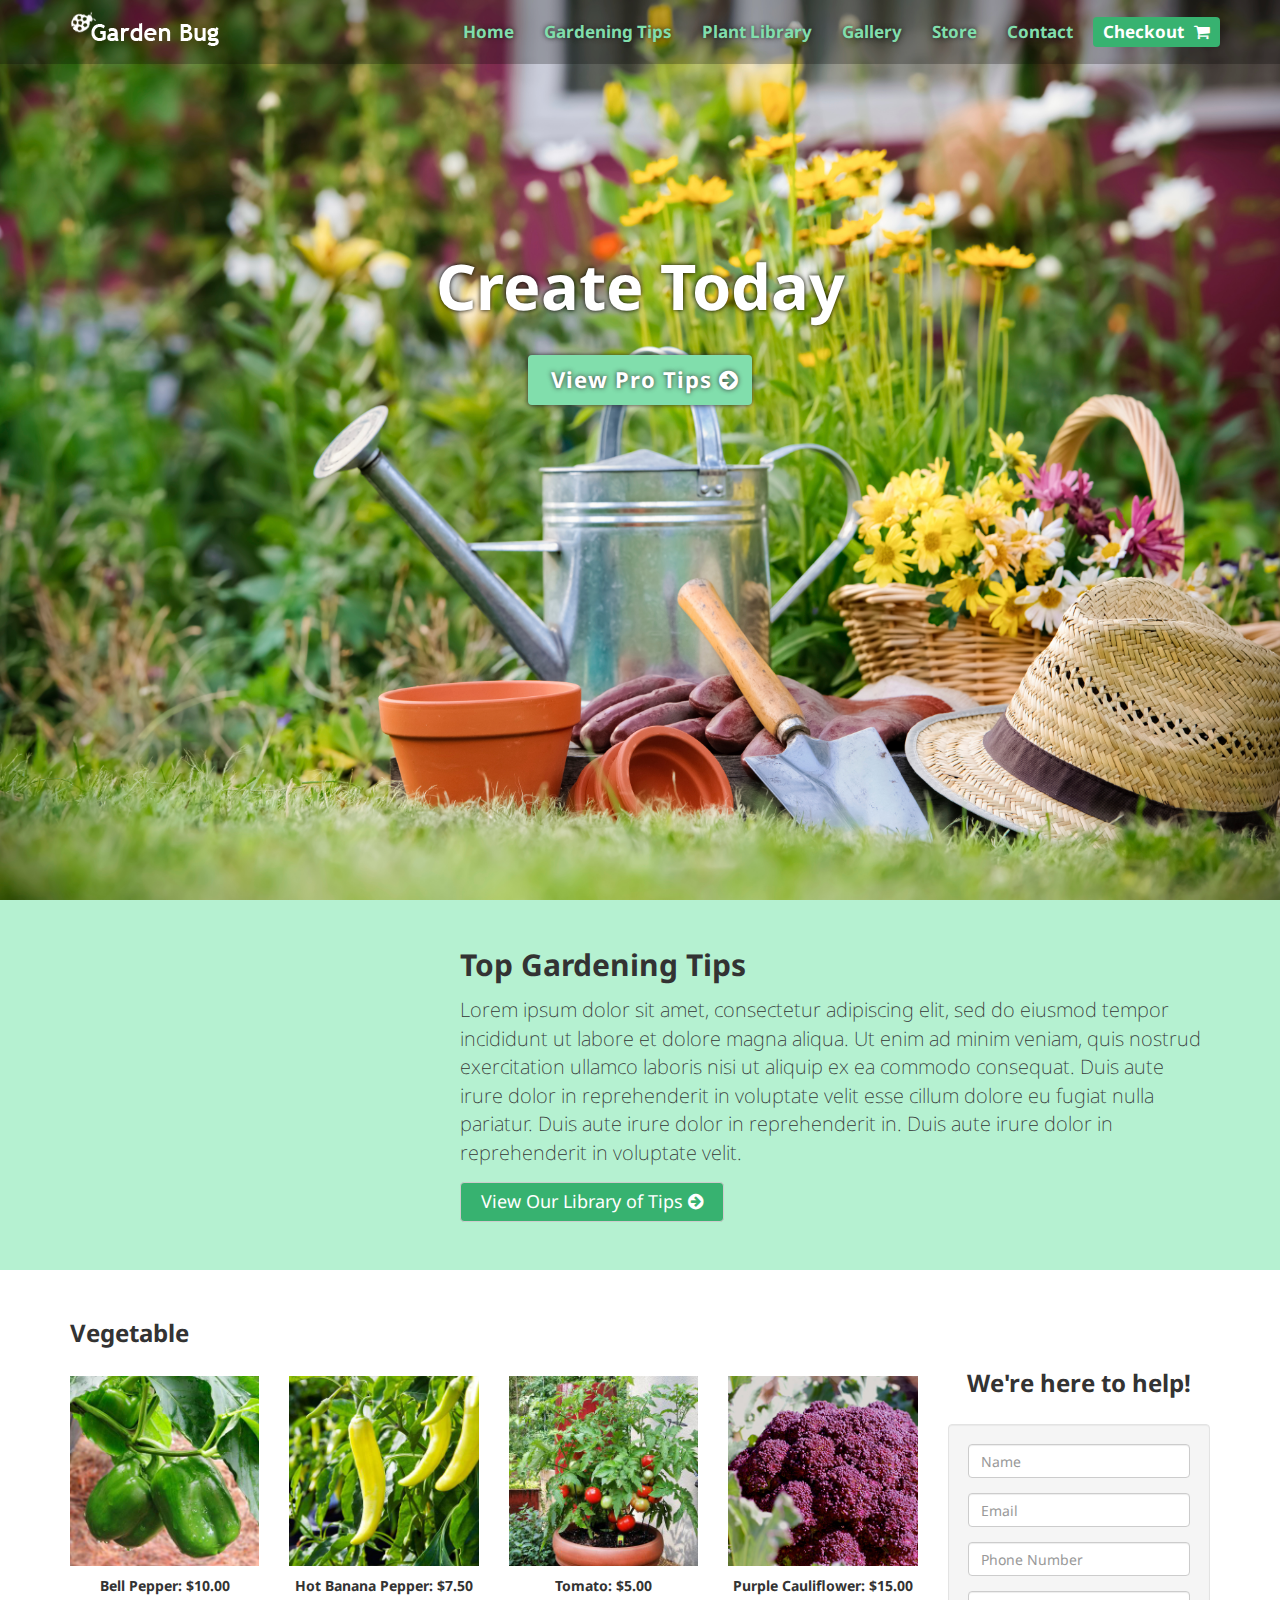
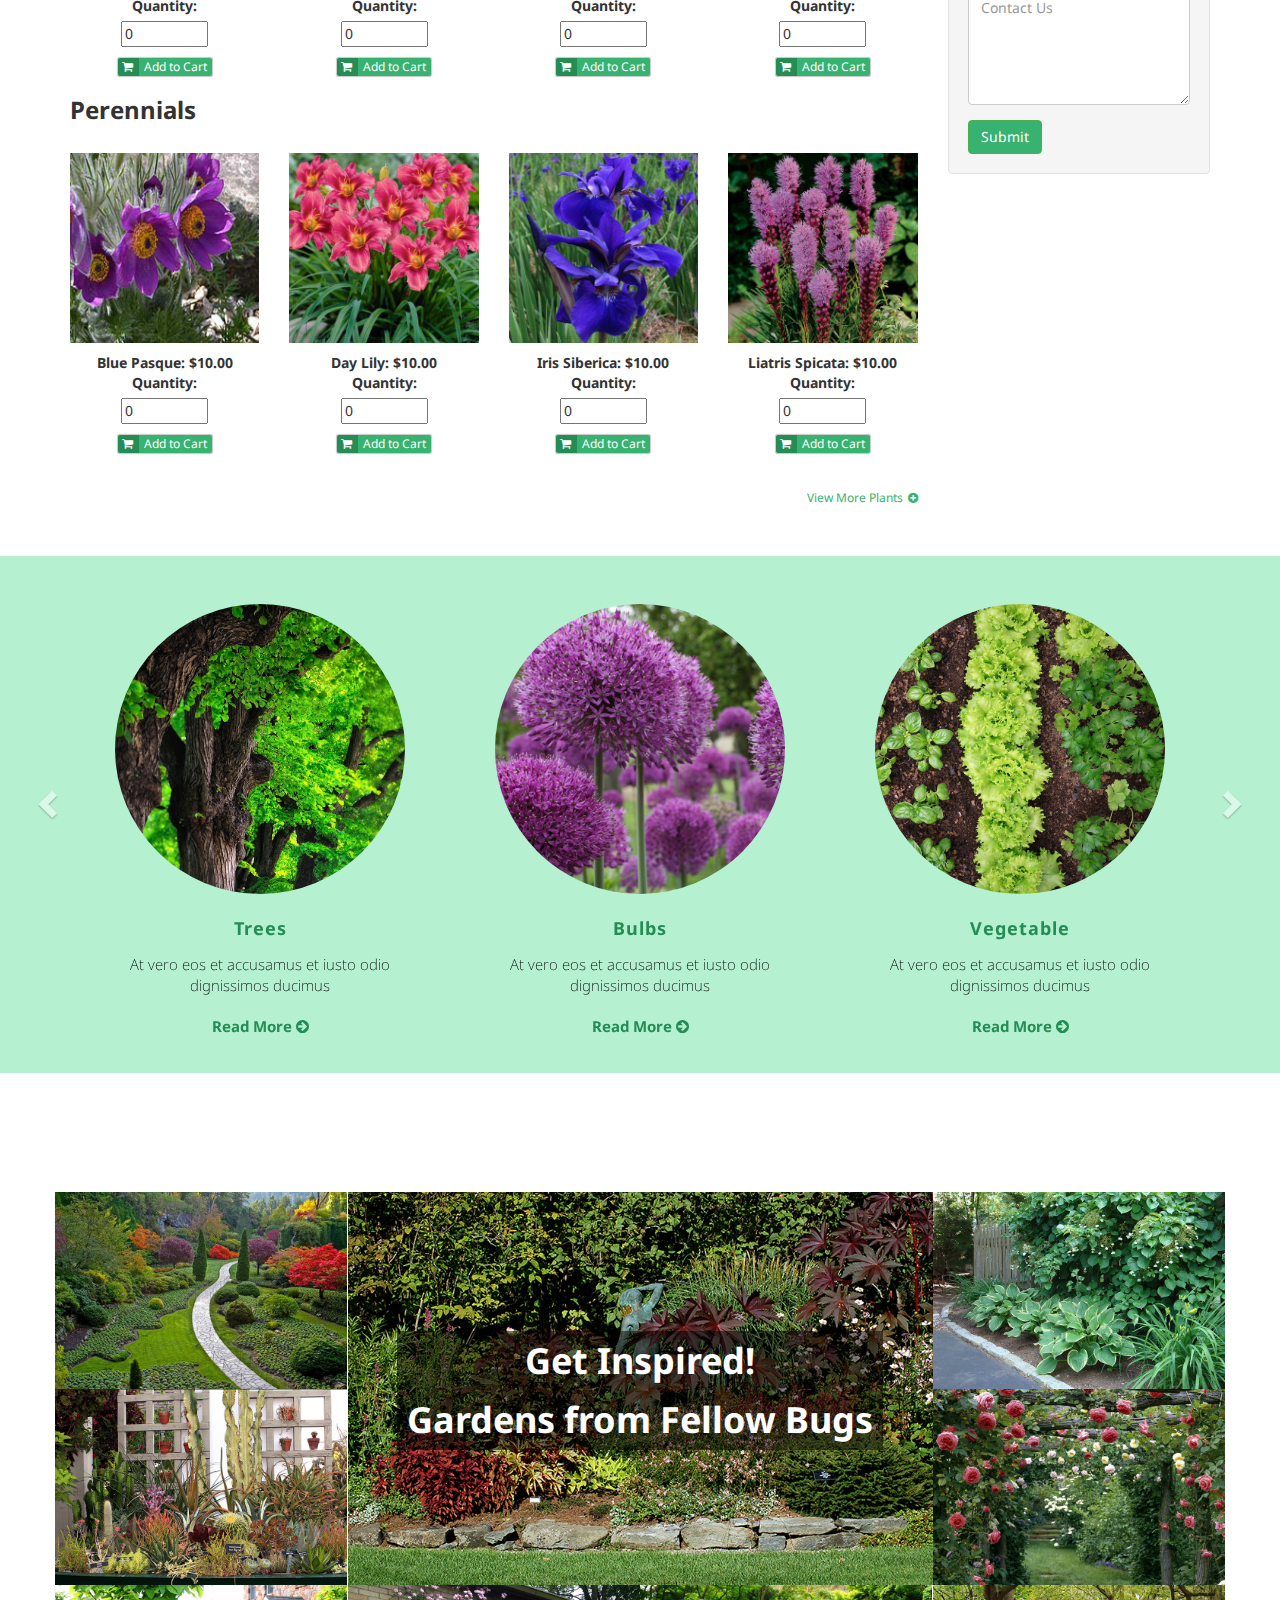
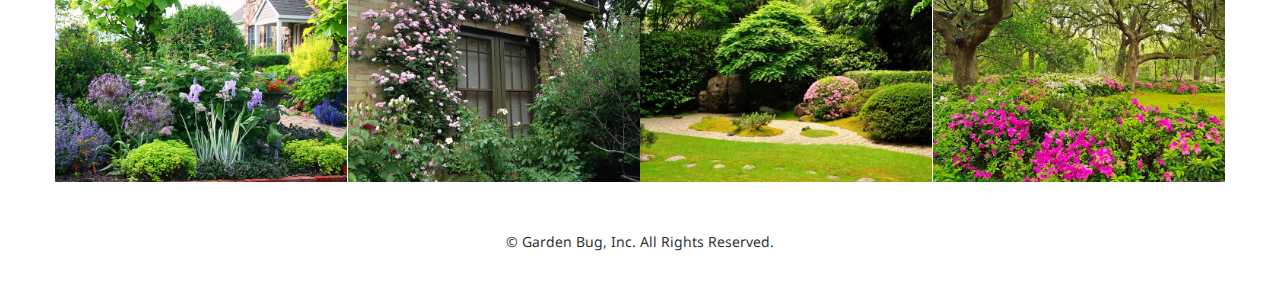
<file: index.html>
<!DOCTYPE html>
<html lang="en-us">
<head>
   <title>Gardening Bug: A Gardening Resource</title>
  <meta charset="UTF-8">
  <meta http-equiv="X-UA-Compatible" content="IE=Edge">
  <link rel="icon" href="images/fav.png">
  <!-- JQuery -->
  <script src="https://code.jquery.com/jquery-2.1.4.min.js"></script>
  <!-- External CSS -->
  <link rel="stylesheet" href="https://maxcdn.bootstrapcdn.com/bootstrap/3.3.5/css/bootstrap.min.css">
  <link rel="stylesheet" href="https://maxcdn.bootstrapcdn.com/font-awesome/4.4.0/css/font-awesome.min.css">
  <link rel="stylesheet" href="https://fonts.googleapis.com/css?family=Noto+Sans">
  <link rel="stylesheet" href="css/default.css">
  <!-- External JS -->
  <script src="https://maxcdn.bootstrapcdn.com/bootstrap/3.3.5/js/bootstrap.min.js"></script>
</head>
<body>
  <div class="jumbotron banner">
    <div class="header-wrap">
      <div class="container">
        <div class="row">
          <nav class="navbar navbar-default ">
            <!-- Brand and toggle get grouped for better mobile display -->
            <div class="navbar-header">
              <button type="button" class="navbar-toggle collapsed" data-toggle="collapse" data-target="#nav-collapse" aria-expanded="false">
                <span class="sr-only">Toggle navigation</span>
                <span class="mobile-nav">
                  <span class="icon-bar"></span>
                  <span class="icon-bar"></span>
                  <span class="icon-bar"></span>
                </span>
                <span class="nav-label">Menu</span>
              </button>
              <img class="img-responsive navbar-brand logo" src="images/logo.png" alt="Garden Bug Logo">
            </div>
            <!-- Collect the nav links, forms, and other content for toggling -->
            <div class="collapse navbar-collapse navbar-right" id="nav-collapse">
              <ul class="nav navbar-nav">
                <li><a href="#">Home</a></li>
                <li><a href="#gardening-tip">Gardening Tips</a></li>
                <li><a href="#plant-library">Plant Library</a></li>
                <li><a href="#gallery">Gallery</a></li>
                <li><a href="#store">Store</a></li>
                <li><a href="#contact-us">Contact</a></li>
                <li><a class="btn btn-success" type="button" data-toggle="modal" data-target="#checkout-form">Checkout<i class="fa fa-shopping-cart"></i></a></li>
                <!-- checkout form modal is below footer mark up -->
              </ul>
            </div>
          </nav>
        </div>
      </div>
    </div>
    <div class="container">
      <div class="row banner-wrap">
        <div class="col-md-12">
          <p class="h1 text-center">Create Today</p>
          <a href="#gardening-tip" class="btn btn-default">View Pro Tips <i class="fa fa-arrow-circle-right"></i></a>
        </div>
      </div>
    </div>
  </div>
  <div class="jumbotron library" id="gardening-tip">
    <div class="container library-wrap">
      <div class="row">        
        <div class="col-md-4 col-sm-12">
          <div class="embed-responsive embed-responsive-4by3">
            <iframe class="embed-responsive-item" src="https://www.youtube.com/embed/dHo1xrn9ntY"></iframe>
          </div>
        </div>
        <div class="col-md-8 col-sm-12">
          <p class="h2">Top Gardening Tips</p>
          <p>Lorem ipsum dolor sit amet, consectetur adipiscing elit, sed do eiusmod tempor incididunt ut labore et dolore magna aliqua. Ut enim ad minim veniam, quis nostrud exercitation ullamco laboris nisi ut aliquip ex ea commodo consequat. Duis aute irure dolor in reprehenderit in voluptate velit esse cillum dolore eu fugiat nulla pariatur. Duis aute irure dolor in reprehenderit in. Duis aute irure dolor in reprehenderit in voluptate velit.</p>
          <a class="text-right read-more btn btn-default" href="#">View Our Library of Tips <i class="fa fa-arrow-circle-right"></i></a>
        </div>
      </div>
    </div>
  </div>    
  <div class="store-wrap container" id="store">
    <div class="row">
      <div class="col-md-9">
        <!-- Plant Selection Form -->
        <form class="options-form" action="#" method="post">  
          <h2 class="h3">Vegetable</h2>
          <div class="row ">
            <div class="col-md-3 col-sm-6">
              <img class="img-responsive" src="images/plant-store/vegetable/bell-pepper.jpg" alt="Bell Pepper">
              <p class="item-name">Bell Pepper: $10.00</p>
              <div class="form-group quantity">
                <label for="quantity-bellpepper">Quantity: </label>
                <input type="number" name="bellpepper" min="0" max="100" value="0">
              </div>
              <a class="btn btn-default btn-sm cart-add" href="#" role="button"><i class="fa fa-shopping-cart"></i>Add to Cart</a>
            </div>
            <div class="col-md-3 col-sm-6">
              <img class="img-responsive" src="images/plant-store/vegetable/hot-banana-pepper.jpg" alt="">
              <p class="item-name">Hot Banana Pepper: $7.50</p>
              <div class="form-group quantity">
                <label for="quantity-bananapepper">Quantity: </label>
                <input type="number" name="banana-pepper" min="0" max="100" value="0">
              </div>
              <a class="btn btn-default btn-sm cart-add" href="#" role="button"><i class="fa fa-shopping-cart"></i>Add to Cart</a>
            </div>
            <div class="col-md-3 col-sm-6">
              <img class="img-responsive" src="images/plant-store/vegetable/tomato.jpg" alt="">
              <p class="item-name">Tomato: $5.00</p>
              <div class="form-group quantity">
                <label for="quantity-tomato">Quantity: </label>
                <input type="number" name="tomato" min="0" max="100" value="0">
              </div>
              <a class="btn btn-default btn-sm cart-add" href="#" role="button"><i class="fa fa-shopping-cart"></i>Add to Cart</a>
            </div>
            <div class="col-md-3 col-sm-6">
              <img class="img-responsive" src="images/plant-store/vegetable/cauliflower.jpg" alt="">
              <p class="item-name">Purple Cauliflower: $15.00</p>
              <div class="form-group quantity">
                <label for="quantity-cauliflower">Quantity:</label>
                <input type="number" name="purple-cauliflower" min="0" max="100" value="0">
              </div>
              <a class="btn btn-default btn-sm cart-add" href="#" role="button"><i class="fa fa-shopping-cart"></i>Add to Cart</a>
            </div>
          </div>
          <h2 class="h3">Perennials</h2>
          <div class="row ">
            <div class="col-md-3 col-sm-6">
              <img class="img-responsive" src="images/plant-store/perennials/blue-pasque.jpg" alt="">
              <p class="item-name">Blue Pasque: $10.00</p>
              <div class="form-group quantity">
                <label for="quantity-pasque">Quantity: </label>
                <input type="number" name="pasque-flower" min="0" max="100" value="0">
                <a class="btn btn-default btn-sm cart-add" href="#" role="button"><i class="fa fa-shopping-cart"></i>Add to Cart</a>
              </div>
            </div>
            <div class="col-md-3 col-sm-6">
              <img class="img-responsive" src="images/plant-store/perennials/day-lily.jpg" alt="">
              <p class="item-name">Day Lily: $10.00</p>
              <div class="form-group quantity">
                <label for="quantity-daylily">Quantity: </label>
                <input type="number" name="day-lily" min="0" max="100" value ="0">
              </div>
              <a class="btn btn-default btn-sm cart-add" href="#" role="button"><i class="fa fa-shopping-cart"></i>Add to Cart</a>
            </div>
            <div class="col-md-3 col-sm-6">
              <img class="img-responsive" src="images/plant-store/perennials/iris-siberica.jpg" alt="">
              <p class="item-name">Iris Siberica: $10.00</p>
              <div class="form-group quantity">
                <label for="quantity-iris">Quantity: </label>
                <input type="number" name="iris-siberica" min="0" max="100" value="0">
              </div>
              <a class="btn btn-default btn-sm cart-add" href="#" role="button"><i class="fa fa-shopping-cart"></i>Add to Cart</a>
            </div>
            <div class="col-md-3 col-sm-6">
              <img class="img-responsive" src="images/plant-store/perennials/liatris-spicata.jpg" alt="">
              <p class="item-name">Liatris Spicata: $10.00</p>
              <div class="form-group quantity">
                <label for="quantity-spicata">Quantity: </label>
                <input type="number" name="spicata-flower" min="0" max="100" value="0">
              </div>
              <a class="btn btn-default btn-sm cart-add" href="#" role="button"><i class="fa fa-shopping-cart"></i>Add to Cart</a>
            </div>
          </div>
          <div class="hidden-store">
            <div class="hidden-row hidden">
              <h2 class="h3">Herb</h2>
              <div class="row">
              <div class="col-md-3 col-sm-6">
                <img class="img-responsive" src="images/plant-store/herb/basil.jpg" alt="">
                <p class="item-name">Basil: $5.00</p>
                <div class="form-group quantity">
                  <label for="quantity">Quantity: </label>
                  <input type="number" name="quantity" min="0" max="100" value="0">
                </div>
                <a class="btn btn-default btn-sm cart-add" href="#" role="button"><i class="fa fa-shopping-cart"></i>Add to Cart</a>
              </div>
              <div class="col-md-3 col-sm-6">
                <img class="img-responsive" src="images/plant-store/herb/cilantro.jpg" alt="">
                <p class="item-name">Cilantro: $5.00</p>
                <div class="form-group quantity">
                  <label for="quantity">Quantity: </label>
                  <input type="number" name="quantity" min="0" max="100" value="0">
                </div>
                <a class="btn btn-default btn-sm cart-add" href="#" role="button"><i class="fa fa-shopping-cart"></i>Add to Cart</a>
              </div>
              <div class="col-md-3 col-sm-6">
                <img class="img-responsive" src="images/plant-store/herb/mint.jpg" alt="">
                <p class="item-name">Mint: $5.00</p>
                <div class="form-group quantity">
                  <label for="quantity">Quantity: </label>
                  <input type="number" name="quantity" min="0" max="100" value="0">
                </div>
                <a class="btn btn-default btn-sm cart-add" href="#" role="button"><i class="fa fa-shopping-cart"></i>Add to Cart</a>
              </div>
              <div class="col-md-3 col-sm-6">
                <img class="img-responsive" src="images/plant-store/herb/rosemary.jpg" alt="">
                <p class="item-name">Rosemary: $5.00</p>
                <div class="form-group quantity">
                  <label for="quantity">Quantity: </label>
                  <input type="number" name="quantity" min="0" max="100" value="0">
                </div>
                <a class="btn btn-default btn-sm cart-add" href="#" role="button"><i class="fa fa-shopping-cart"></i>Add to Cart</a>
              </div>
              </div>
            </div>
            <div class="hidden-row hidden">
              <h2 class="h3">Annuals</h2>
              <div class="row">
              <div class="col-md-3 col-sm-6">
                <img class="img-responsive" src="images/plant-store/annuals/lantana.jpg" alt="">
                <p class="item-name">Lantana: $6.00</p>
                <div class="form-group quantity">
                  <label for="quantity">Quantity: </label>
                  <input type="number" name="quantity" min="0" max="100" value="0">
                </div>
                <a class="btn btn-default btn-sm cart-add" href="#" role="button"><i class="fa fa-shopping-cart"></i>Add to Cart</a>
              </div>
              <div class="col-md-3 col-sm-6">
                <img class="img-responsive" src="images/plant-store/annuals/superbells.jpg" alt="">
                <p class="item-name">Superbells: $5.25</p>
                <div class="form-group quantity">
                  <label for="quantity">Quantity: </label>
                  <input type="number" name="quantity" mmin="0" max="100" value="0">
                </div>
                <a class="btn btn-default btn-sm cart-add" href="#" role="button"><i class="fa fa-shopping-cart"></i>Add to Cart</a>
              </div>
              <div class="col-md-3 col-sm-6">
                <img class="img-responsive" src="images/plant-store/annuals/lemon-zest.jpg" alt="">
                <p class="item-name">Lemon Zest Lantana: $3.00</p>
                <div class="form-group quantity">
                  <label for="quantity">Quantity: </label>
                  <input type="number" name="quantity" min="0" max="100" value="0">
                </div>
                <a class="btn btn-default btn-sm cart-add" href="#" role="button"><i class="fa fa-shopping-cart"></i>Add to Cart</a>
              </div>
              <div class="col-md-3 col-sm-6">
                <img class="img-responsive" src="images/plant-store/annuals/salvia.jpg" alt="">
                <p class="item-name">Salvia: $1.00</p>
                <div class="form-group quantity">
                  <label for="quantity">Quantity: </label>
                  <input type="number" name="plant64" min="0" max="100" value="0">
                </div>
                <a class="btn btn-default btn-sm cart-add" href="#" role="button"><i class="fa fa-shopping-cart"></i>Add to Cart</a>
              </div>
              </div>
            </div>
            <div class="hidden-row hidden">
              <h2 class="h3">Tree</h2>
              <div class="row">
              <div class="col-md-3 col-sm-6">
                <img class="img-responsive" src="images/plant-store/tree/cherry-tree.jpg" alt="">
                <p class="item-name">Cherry Tree: $25.00</p>
                <div class="form-group quantity">
                  <label for="quantity">Quantity: </label>
                  <input type="number" name="quantity" min="0" max="100" value="0">
                </div>
                <a class="btn btn-default btn-sm cart-add" href="#" role="button"><i class="fa fa-shopping-cart"></i>Add to Cart</a>
              </div>
              <div class="col-md-3 col-sm-6">
                <img class="img-responsive" src="images/plant-store/tree/crape-myrtle.jpg" alt="">
                <p class="item-name">Crape Myrtle: $20.00</p>
                <div class="form-group quantity">
                  <label for="quantity">Quantity: </label>
                  <input type="number" name="quantity" min="0" max="100" value="0">
                </div>
                <a class="btn btn-default btn-sm cart-add" href="#" role="button"><i class="fa fa-shopping-cart"></i>Add to Cart</a>
              </div>
              <div class="col-md-3 col-sm-6">
                <img class="img-responsive" src="images/plant-store/tree/willow-tree.jpg" alt="">
                <p class="item-name">Willow Tree: $35.00</p>
                <div class="form-group quantity">
                  <label for="quantity">Quantity: </label>
                  <input type="number" name="quantity" min="0" max="100" value="0">
                </div>
                <a class="btn btn-default btn-sm cart-add" href="#" role="button"><i class="fa fa-shopping-cart"></i>Add to Cart</a>
              </div>
              <div class="col-md-3 col-sm-6">
                <img class="img-responsive" src="images/plant-store/tree/magnolia.jpg" alt="">
                <p class="item-name">Magnolia: $45.00</p>
                <div class="form-group quantity">
                  <label for="quantity">Quantity: </label>
                  <input type="number" name="quantity" min="0" max="100" value="0">
                </div>
                <a class="btn btn-default btn-sm cart-add" href="#" role="button"><i class="fa fa-shopping-cart"></i>Add to Cart</a>
              </div>
              </div>
            </div>
            <div class="hidden-row hidden">
              <h2 class="h3">Shrubs</h2>
              <div class="row">
                <div class="col-md-3 col-sm-6">
                  <img class="img-responsive" src="images/plant-store/shrubs/arborvitae.jpg" alt="">
                  <p class="item-name">Arborvitae: $10.00</p>
                  <div class="form-group quantity">
                    <label for="quantity">Quantity: </label>
                    <input type="number" name="quantity" min="0" max="100" value="0">
                  </div>
                  <a class="btn btn-default btn-sm cart-add" href="#" role="button"><i class="fa fa-shopping-cart"></i>Add to Cart</a>
                </div>
                <div class="col-md-3 col-sm-6">
                  <img class="img-responsive" src="images/plant-store/shrubs/mahonia.jpg" alt="">
                  <p class="item-name">Mahonia: $12.00</p>
                  <div class="form-group quantity">
                    <label for="quantity">Quantity:</label>
                    <input type="number" name="quantity" min="0" max="100" value="0">
                  </div>
                  <a class="btn btn-default btn-sm cart-add" href="#" role="button"><i class="fa fa-shopping-cart"></i>Add to Cart</a>
                </div>
                <div class="col-md-3 col-sm-6">
                  <img class="img-responsive" src="images/plant-store/shrubs/plum-yew.jpg" alt="">
                  <p class="item-name">Plum Yew: $13.00</p>
                  <div class="form-group quantity">
                    <label for="quantity">Quantity: </label>
                    <input type="number" name="quantity" min="0" max="100" value="0">
                  </div>
                  <a class="btn btn-default btn-sm cart-add" href="#" role="button"><i class="fa fa-shopping-cart"></i>Add to Cart</a>
                </div>
                <div class="col-md-3 col-sm-6">
                  <img class="img-responsive" src="images/plant-store/shrubs/wintercreeper.jpg" alt="">
                  <p class="item-name">Wintercreeper: $12.00</p>
                  
                  <div class="form-group quantity">
                    <label for="quantity">Quantity: </label>
                    <input type="number" name="quantity" min="0" max="100" value="0">
                    <a class="btn btn-default btn-sm cart-add" href="#" role="button"><i class="fa fa-shopping-cart"></i>Add to Cart</a>
                  </div>
                </div>
              </div>
            </div>
          </div> 
        </form>
        <div class="row">
          <div class="col-sm-3 col-sm-offset-9">
            <div class="buttons-container">
              <a class="store-link pull-right" href="#plantstore" id="store-more">View More Plants<i class="fa fa-plus-circle"></i></a>  
             <!-- <a class="store-link pull-right" href="#plantstore" id="store-more">View Less<i class="fa fa-minus-circle"></i></a>  -->
            </div> 
          </div>
        </div>
      </div>
      <div class="col-md-3">
        <p class="h3 text-center" id="contact-us">We're here to help!</p>
        <div class="well">
          <form action="#" method="post" id="contact">
            <!-- Name -->
            <div class="form-group">
              <input class="form-control" type="text" placeholder="Name">
            </div>
            <!-- Email -->
            <div class="form-group">
              <input class="form-control" type="email" placeholder="Email">
            </div>
            <!-- Phone Number -->
            <div class="form-group">
              <input  class="form-control bfh-phone" type="text" data-format="(ddd) ddd-dddd" placeholder="Phone Number"> 
            </div>
            <!-- Text Area -->
            <div class="form-group">
              <textarea class="form-control" rows="5" placeholder="Contact Us"></textarea>
            </div>
            <button class="btn btn-success" type="submit">Submit</button>
          </form>
        </div> 
      </div>
    </div>
  </div>
  <div class="jumbotron plant-type" id="plant-library">
    <div id="carousel-example-generic" class="carousel slide" data-ride="carousel">
      <!-- Wrapper for slides -->
      <div class="container">
        <div class="carousel-inner" role="listbox">
          <!-- first slide of plant library-->
          <div class="item active">
            <div class="col-sm-4">
              <a href="#">
                <figure>
                  <img class="img-responsive" src="images/plant-types/trees.jpg" alt="Trees Example">
                  <figcaption>
                    <p class="h4 text-center">Trees</p>
                    <p class="text-center">At vero eos et accusamus et iusto odio dignissimos ducimus</p>
                    <p  class="library-link text-center">Read More <i class="fa fa-arrow-circle-right"></i></p>
                  </figcaption>
                </figure>
              </a>
            </div>
            <div class="col-sm-4">
              <a href="#">
                <figure>
                  <img class="img-responsive" src="images/plant-types/bulbs.jpg" alt="Bulbs Example">
                  <figcaption>
                    <p class="h4 text-center">Bulbs</p>
                    <p class="text-center">At vero eos et accusamus et iusto odio dignissimos ducimus</p>
                    <p  class="library-link text-center">Read More <i class="fa fa-arrow-circle-right"></i></p>
                  </figcaption>
                </figure>
              </a>
            </div>
            <div class="col-sm-4">
              <a href="#">
                <figure>
                  <img class="img-responsive" src="images/plant-types/vegetables.jpg" alt="Vegetable Example">
                  <figcaption> 
                    <p class="h4 text-center">Vegetable</p>
                    <p class="text-center">At vero eos et accusamus et iusto odio dignissimos ducimus</p>
                    <p  class="library-link text-center">Read More <i class="fa fa-arrow-circle-right"></i></p>
                  </figcaption>
                </figure>
              </a>   
            </div>
          </div>
          <!-- second slide of plant library-->
          <div class="item">
            <div class="col-sm-4">
              <a href="#">
                <figure>
                  <img class="img-responsive" src="images/plant-types/perennials.jpg" alt="Perennial Flowers Example">
                  <figcaption>
                    <p class="h4 text-center">Perennials</p>
                    <p class="text-center">At vero eos et accusamus et iusto odio dignissimos ducimus</p>
                    <p  class="library-link text-center">Read More <i class="fa fa-arrow-circle-right"></i></p>
                  </figcaption>
                </figure>
              </a>
            </div>
            <div class="col-sm-4">
              <a href="#">
                <figure>
                  <img class="img-responsive" src="images/plant-types/climbers.jpg" alt="Climbers Example">
                  <figcaption> 
                    <p class="h4 text-center">Climbers</p>
                    <p class="text-center">At vero eos et accusamus et iusto odio dignissimos ducimus</p>
                    <p  class="library-link text-center">Read More <i class="fa fa-arrow-circle-right"></i></p>
                  </figcaption>
                </figure>
              </a>
            </div>
            <div class="col-sm-4">
              <a href="#">
                <figure>
                  <img class="img-responsive" src="images/plant-types/shrubs.jpg" alt="Whole Library of Plants Image">
                  <figcaption>
                    <p class="h4 text-center">View Entire Plant Library</p>
                    <p class="text-center">At vero eos et accusamus et iusto odio dignissimos ducimus</p>
                    <p  class="library-link text-center">Read More <i class="fa fa-arrow-circle-right"></i></p>
                  </figcaption>
                </figure>
              </a>   
            </div>
          </div>
        </div>
      </div>
      <!-- Controls -->        
      <a class="left carousel-control" href="#carousel-example-generic" role="button" data-slide="prev">
        <span class="glyphicon glyphicon-chevron-left" aria-hidden="true"></span>
        <span class="sr-only">Previous</span>
      </a>
      <a class="right carousel-control" href="#carousel-example-generic" role="button" data-slide="next">
        <span class="glyphicon glyphicon-chevron-right" aria-hidden="true"></span>
        <span class="sr-only">Next</span>
      </a> 
    </div>
  </div>
  <div class="gallery-wrap container" id="gallery">
    <div class="row">
      <div class="col-md-12">
        <p class="h1">Get Inspired!</p>
        <p class="h1">Gardens from Fellow Bugs</p>
      </div>
        <!-- desktop view: row with large middle photo -->
      <div class="col-md-12">
        <div class="row middle-feature">
          <div class="col-md-3 col-sm-4 col-xs-4">
            <a data-toggle="modal" data-target=".image-1">
              <img class="img-responsive" src="images/gallery/gallery1.jpg" alt="Garden Image from Garden Bug User">
            </a> 
            <div class="modal fade image-1">
              <div class="modal-dialog">
                <div class="modal-content">
                  <div class="modal-header">
                    <button type="button" class="close" data-dismiss="modal" aria-label="Close"><span aria-hidden="true">&times;</span></button>
                    <p class="modal-title">Image 1: Nam libero tempore, cum soluta nobis est eligendi optio cumque nihil impedit quo minus id quod maxime placeat facere possimus, omnis voluptas assumenda est, omnis dolor repellendus.</p>
                  </div>
                  <div class="modal-body">
                    <img class="img-responsive" src="images/gallery/gallery1.jpg" alt="Garden Image from Garden Bug User">
                  </div>
                </div>
              </div>
            </div>
            <a data-toggle="modal" data-target=".image-2">
              <img class="img-responsive" src="images/gallery/gallery2.jpg" alt="Garden Image from Garden Bug User">
            </a> 
            <div class="modal fade image-2">
              <div class="modal-dialog">
                <div class="modal-content">
                  <div class="modal-header">
                    <button type="button" class="close" data-dismiss="modal" aria-label="Close"><span aria-hidden="true">&times;</span></button>
                    <p class="modal-title">Image 2: Nam libero tempore, cum soluta nobis est eligendi optio cumque nihil impedit quo minus id quod maxime placeat facere possimus, omnis voluptas assumenda est, omnis dolor repellendus.</p>
                  </div>
                  <div class="modal-body">
                    <img class="img-responsive" src="images/gallery/gallery2.jpg" alt="Garden Image from Garden Bug User">
                  </div>
                </div>
              </div>
            </div>
          </div>
          <div class="col-md-6 col-xs-8">
            <a data-toggle="modal" data-target=".image-3">
              <img class="img-responsive" src="images/gallery/gallery3.jpg" alt="Garden Image from Garden Bug User">
            </a> 
            <div class="modal fade image-3">
              <div class="modal-dialog">
                <div class="modal-content">
                  <div class="modal-header">
                    <button type="button" class="close" data-dismiss="modal" aria-label="Close"><span aria-hidden="true">&times;</span></button>
                    <p class="modal-title">Image 3: Nam libero tempore, cum soluta nobis est eligendi optio cumque nihil impedit quo minus id quod maxime placeat facere possimus, omnis voluptas assumenda est, omnis dolor repellendus.</p>
                  </div>
                  <div class="modal-body">
                    <img class="img-responsive" src="images/gallery/gallery3.jpg" alt="Garden Image from Garden Bug User">
                  </div>
                </div>
              </div>
            </div>  
          </div>
          <div class="col-md-3">
            <div class="row">
              <div class="col-md-12 col-xs-6">
                <a data-toggle="modal" data-target=".image-4">
                  <img class="img-responsive" src="images/gallery/gallery4.jpg" alt="Garden Image from Garden Bug User">
                </a> 
              </div> 
              <div class="modal fade image-4">
                <div class="modal-dialog">
                  <div class="modal-content">
                    <div class="modal-header">
                      <button type="button" class="close" data-dismiss="modal" aria-label="Close"><span aria-hidden="true">&times;</span></button>
                      <p class="modal-title">Image 4: Nam libero tempore, cum soluta nobis est eligendi optio cumque nihil impedit quo minus id quod maxime placeat facere possimus, omnis voluptas assumenda est, omnis dolor repellendus.</p>
                    </div>
                    <div class="modal-body">
                      <img class="img-responsive" src="images/gallery/gallery4.jpg" alt="Garden Image from Garden Bug User">
                    </div>
                  </div>
                </div>
              </div>
              <div class="col-md-12 col-xs-6">
                <a data-toggle="modal" data-target=".image-5">
                  <img class="img-responsive" src="images/gallery/gallery5.jpg" alt="Garden Image from Garden Bug User">
                </a> 
                <div class="modal fade image-5">
                  <div class="modal-dialog">
                    <div class="modal-content">
                      <div class="modal-header">
                        <button type="button" class="close" data-dismiss="modal" aria-label="Close"><span aria-hidden="true">&times;</span></button>
                        <p class="modal-title">Image 5: Nam libero tempore, cum soluta nobis est eligendi optio cumque nihil impedit quo minus id quod maxime placeat facere possimus, omnis voluptas assumenda est, omnis dolor repellendus.</p>
                      </div>
                      <div class="modal-body">
                        <img class="img-responsive" src="images/gallery/gallery5.jpg" alt="Garden Image from Garden Bug User">
                      </div>
                    </div>
                  </div>
                </div>
              </div>
            </div>
          </div>
        </div>
      </div>
    </div>
    <!-- Desktop view: images are in 4 even columns -->
    <div class="row even">
      <div class="col-sm-3 col-xs-12">
        <a data-toggle="modal" data-target=".image-9">
          <img class="img-responsive" src="images/gallery/gallery9.jpg" alt="Garden Image from Garden Bug User">
        </a> 
        <div class="modal fade image-9">
          <div class="modal-dialog">
            <div class="modal-content">
              <div class="modal-header">
                <button type="button" class="close" data-dismiss="modal" aria-label="Close"><span aria-hidden="true">&times;</span></button>
                <p class="modal-title">Image 9: Nam libero tempore, cum soluta nobis est eligendi optio cumque nihil impedit quo minus id quod maxime placeat facere possimus, omnis voluptas assumenda est, omnis dolor repellendus.</p>
              </div>
              <div class="modal-body">
                <img class="img-responsive" src="images/gallery/gallery9.jpg" alt="Garden Image from Garden Bug User">
              </div>
            </div>
          </div>
        </div>
      </div>
      <div class="col-sm-3 col-xs-4">
        <a data-toggle="modal" data-target=".image-10">
          <img class="img-responsive" src="images/gallery/gallery10.jpg" alt="Garden Image from Garden Bug User">
        </a> 
        <div class="modal fade image-10">
          <div class="modal-dialog">
            <div class="modal-content">
              <div class="modal-header">
                <button type="button" class="close" data-dismiss="modal" aria-label="Close"><span aria-hidden="true">&times;</span></button>
                <p class="modal-title">Image 10: Nam libero tempore, cum soluta nobis est eligendi optio cumque nihil impedit quo minus id quod maxime placeat facere possimus, omnis voluptas assumenda est, omnis dolor repellendus.</p>
              </div>
              <div class="modal-body">
                <img class="img-responsive" src="images/gallery/gallery10.jpg" alt="Garden Image from Garden Bug User">
              </div>
            </div>
          </div>
        </div>
      </div>
      <div class="col-sm-3 col-xs-4">
        <a data-toggle="modal" data-target=".image-11">
          <img class="img-responsive" src="images/gallery/gallery11.jpg" alt="Garden Image from Garden Bug User">
        </a> 
        <div class="modal fade image-11">
          <div class="modal-dialog">
            <div class="modal-content">
              <div class="modal-header">
                <button type="button" class="close" data-dismiss="modal" aria-label="Close"><span aria-hidden="true">&times;</span></button>
                <p class="modal-title">Image 11: Nam libero tempore, cum soluta nobis est eligendi optio cumque nihil impedit quo minus id quod maxime placeat facere possimus, omnis voluptas assumenda est, omnis dolor repellendus.</p>
              </div>
              <div class="modal-body">
                <img class="img-responsive" src="images/gallery/gallery11.jpg" alt="">
              </div>
            </div>
          </div>
        </div>
      </div>
      <div class="col-sm-3 col-xs-4">
        <a data-toggle="modal" data-target=".image-12">
          <img class="img-responsive" src="images/gallery/gallery12.jpg" alt="Garden Image from Garden Bug User">
        </a> 
        <div class="modal fade image-12">
          <div class="modal-dialog">
            <div class="modal-content">
              <div class="modal-header">
                <button type="button" class="close" data-dismiss="modal" aria-label="Close"><span aria-hidden="true">&times;</span></button>
                <p class="modal-title">Image 12: Nam libero tempore, cum soluta nobis est eligendi optio cumque nihil impedit quo minus id quod maxime placeat facere possimus, omnis voluptas assumenda est, omnis dolor repellendus.</p>
              </div>
              <div class="modal-body">
                <img class="img-responsive" src="images/gallery/gallery12.jpg" alt="Garden Image from Garden Bug User">
              </div>
            </div>
          </div>
        </div>
      </div>
    </div>
  </div>
  <div class="footer-wrap container">
    <div class="row">
      <div class="col-md-12 hidden-sm">
        <p class="text-center">&copy; Garden Bug, Inc. All Rights Reserved.</p>
      </div>
    </div>
  </div>
  <!-- MODAL Checkout Form -->
  <div class="modal fade" id="checkout-form" tabindex="-1" role="dialog" aria-labelledby="my-checkout-form">
    <div class="modal-dialog" role="document">
      <div class="modal-content">
        <div class="modal-header">
          <button type="button" class="close" data-dismiss="modal" aria-label="Close"><span aria-hidden="true">&times;</span></button>
          <h4 class="modal-title">Checkout Form</h4>
        </div>
        <div class="modal-body">
          <form action="#" method="post" class="checkout-form">
            <div class="row">
              <!-- Order Form -->
              <div class="col-sm-8">
                <div class="form-group">
                  <!-- First Name -->
                  <input type="text" class="form-control" placeholder="First Name">
                </div>
                <div class="form-group">
                  <!-- Last Name -->
                  <input type="text" class="form-control" placeholder="Last Name">
                </div> 
                <div class="form-group">
                  <!-- Last Name -->
                  <input type="email" class="form-control" placeholder="Email">
                </div> 
                <div class="form-group">
                  <!-- Street Address -->
                  <input type="address" class="form-control" placeholder="Address">
                </div> 
                <div class="row"> 
                  <div class="form-group col-md-6">
                    <!-- City  -->
                    <input type="city" class="form-control" placeholder="City">
                  </div> 
                  <div class="form-group col-md-2 col-sm-2 col-xs-2">
                    <!-- State Form Control -->
                    <select name="state">
                      <option value="AL">AL</option>
                      <option value="AK">AK</option>
                      <option value="AZ">AZ</option>
                      <option value="AR">AR</option>
                      <option value="CA">CA</option>
                      <option value="CO">CO</option>
                      <option value="CT">CT</option>
                      <option value="DE">DE</option>
                      <option value="DC">DC</option>
                      <option value="FL">FL</option>
                      <option value="GA">GA</option>
                      <option value="HI">HI</option>
                      <option value="ID">ID</option>
                      <option value="IL">IL</option>
                      <option value="IN">IN</option>
                      <option value="IA">IA</option>
                      <option value="KS">KS</option>
                      <option value="KY">KY</option>
                      <option value="LA">LA</option>
                      <option value="ME">ME</option>
                      <option value="MD">MD</option>
                      <option value="MA">MA</option>
                      <option value="MI">MI</option>
                      <option value="MN">MN</option>
                      <option value="MS">MS</option>
                      <option value="MO">MO</option>
                      <option value="MT">MT</option>
                      <option value="NE">NE</option>
                      <option value="NV">NV</option>
                      <option value="NH">NH</option>
                      <option value="NJ">NJ</option>
                      <option value="NM">NM</option>
                      <option value="NY">NY</option>
                      <option value="NC">NC</option>
                      <option value="ND">ND</option>
                      <option value="OH">OH</option>
                      <option value="OK">OK</option>
                      <option value="OR">OR</option>
                      <option value="PA">PA</option>
                      <option value="RI">RI</option>
                      <option value="SC">SC</option>
                      <option value="SD">SD</option>
                      <option value="TN">TN</option>
                      <option value="TX">TX</option>
                      <option value="UT">UT</option>
                      <option value="VT">VT</option>
                      <option value="VA">VA</option>
                      <option value="WA">WA</option>
                      <option value="WV">WV</option>
                      <option value="WI">WI</option>
                      <option value="WY">WY</option>
                    </select>       
                  </div>
                  <div class="form-group col-md-4 col-sm-10 col-xs-10">
                    <!-- Zip  -->
                    <input type="zip" class="form-control" placeholder="zip">
                  </div> 
                </div>
                <p>Billing address same as shipping?</p>
                  <input type="radio" name="same-shipping" value="yes" />
                  Yes
                  <input type="radio" name="same-shiping" value="no" />
                  No
                <hr>
                <p class="credit-info">Payment Information</p>
                <div class="form-group">
                  <!-- Cardholder Name  -->
                  <input type="credit-name" class="form-control" placeholder="Cardholder Name">
                </div> 
                <div class="form-group ">
                  <!-- Credit Card Number  -->
                  <input type="text" class="form-control" placeholder="Credit Card Number">
                </div> 
                <div class="row">
                  <div class="form-group col-md-6">
                    <!-- Expiration Date  -->
                    <input type="date" class="form-control" placeholder="Expiration Date">
                  </div> 
                  <div class="form-group col-md-6">
                    <!-- Security COde  -->
                    <input type="code" class="form-control" placeholder="Security Code">
                  </div>
                </div>
                <div class="row">
                  <div class="col-md-6 col-sm-6 col-xs-6">
                    <button type="submit" class="btn btn-success">Place Order</button>
                  </div>
                  <div class="col-md-6 col-sm-6 col-xs-6">
                    <button type="button" class="btn btn-default" data-dismiss="modal">Cancel</button>
                  </div>
                </div>
              </div> 
              <!-- Order Summary -->
              <div class="col-sm-4">
                <div class="order-container">
                  <p class="text-center summary-header">Summary</p>
                  <ul>
                    <li>Iris - 2</li>
                    <li>Tomato - 2</li>
                    <li>Day Lily - 1</li>
                    <li>Bell Pepper - 4</li>
                  </ul>
                  <button type="button" class="btn btn-default btn-xs" data-dismiss="modal">Edit Order</button>
                </div>
              </div>
            </div>
          </form>
        </div>
      </div>
    </div>
  </div>
  <script src="js/app.js"></script>
</body>
</html>
</file>
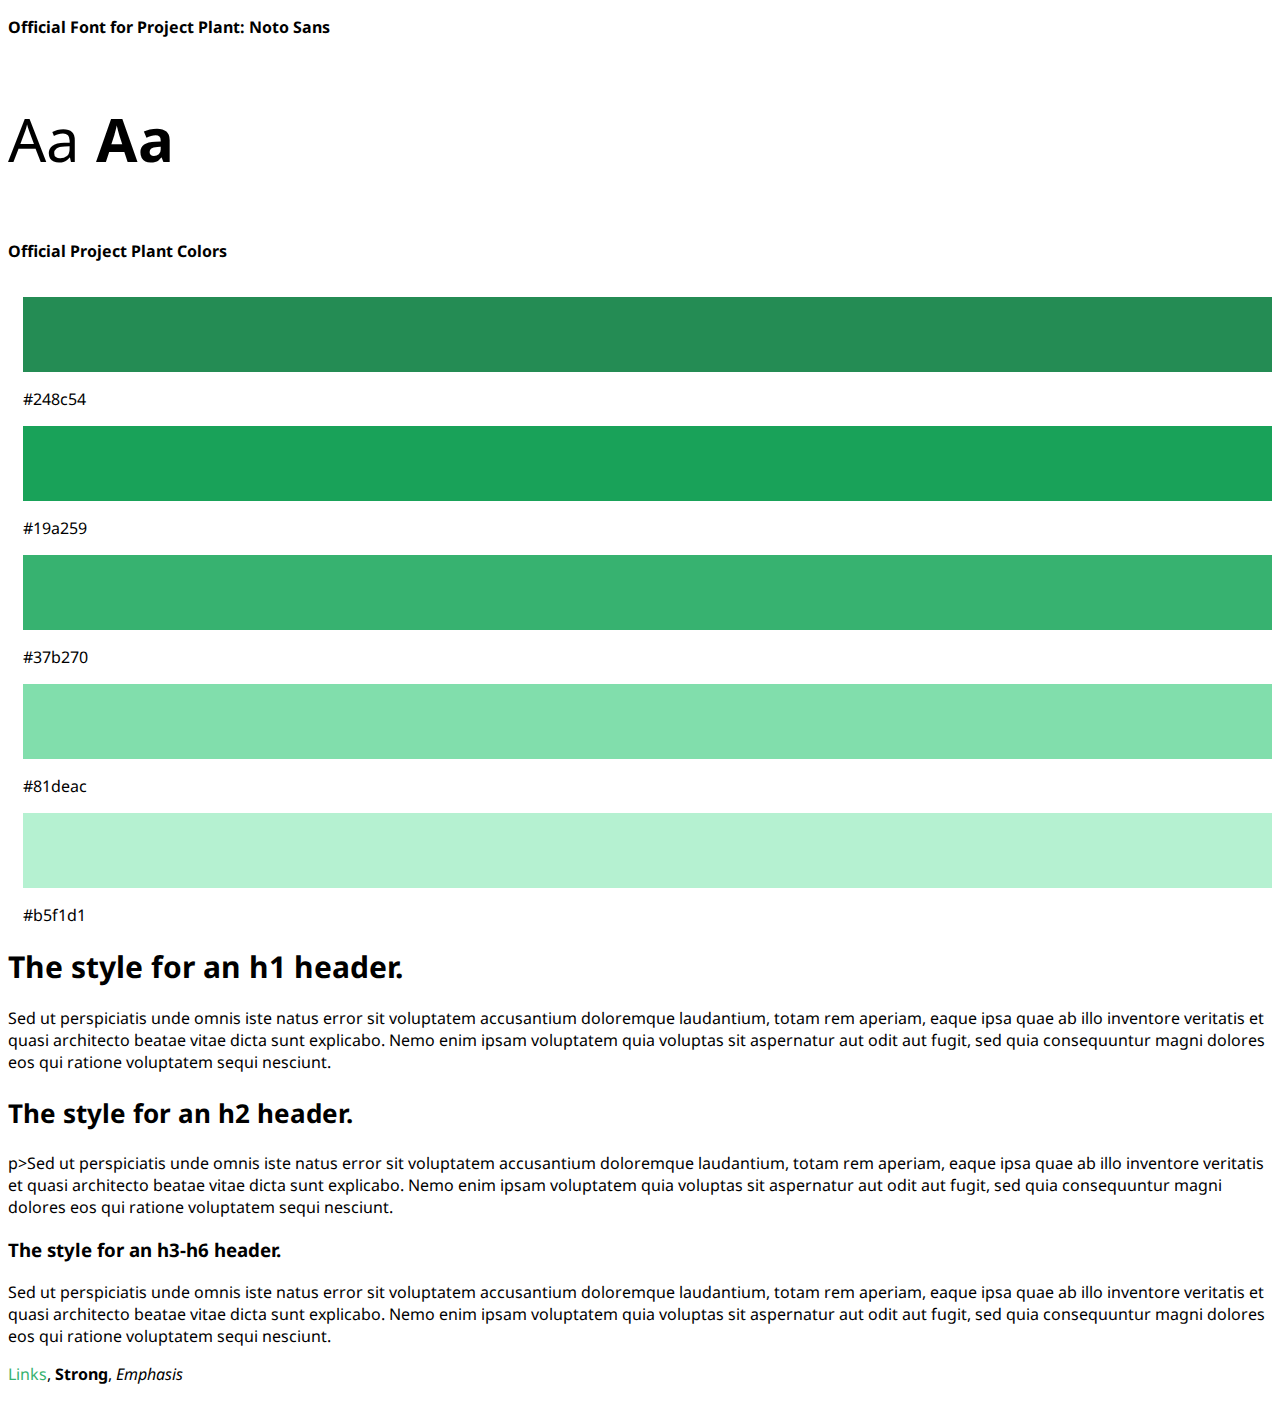
<file: style-guide/index.html>
<!DOCTYPE html>
<html lang="en-us">
<head>
  <title>Style Guide: Plants Project</title>
  <meta charset="UTF-8">
  <meta http-equiv="X-UA-Compatible" content="IE=Edge">
  <!-- External CSS-->
  <link rel="stylesheet" href="https://maxcdn.bootstrapcdn.com/bootstrap/3.3.5/css/bootstrap.min.css" integrity="sha512-dTfge/zgoMYpP7QbHy4gWMEGsbsdZeCXz7irItjcC3sPUFtf0kuFbDz/ixG7ArTxmDjLXDmezHubeNikyKGVyQ==" crossorigin="anonymous">
  <link href='https://fonts.googleapis.com/css?family=Noto+Sans:400,700,400italic' rel='stylesheet' type='text/css'>
  <link rel="stylesheet" href="css/default.css">
</head>

<body>
  <div class="container">
    <div class="row">
      <div class="col-sm-4">
        <p class="h3">Official Font for Project Plant: Noto Sans</p>
        <p class="font-showcase">Aa <span>Aa</span></p>
      </div>
      <div class="col-sm-8">
        <p class="h3">Official Project Plant Colors </p>
        <div class="row color-block">
        <div class="col-md-2">
          <div class="color-container color1">
          </div>
          <p>#248c54</p>
        </div>
        <div class="col-md-2">
          <div class="color-container color2">
          </div>
          <p>#19a259</p>
        </div>
        <div class="col-md-2">
          <div class="color-container color3">
          </div>
          <p>#37b270</p>
        </div>
        <div class="col-md-2">
          <div class="color-container color4">
          </div>
          <p>#81deac</p>
        </div>
        <div class="col-md-2">
          <div class="color-container color5">
          </div>
            <p>#b5f1d1</p>
          
        </div>
      </div>
    </div>
    <div class="col-md-12">
      <h1>The style for an h1 header.</h1>
      <p>Sed ut perspiciatis unde omnis iste natus error sit voluptatem accusantium doloremque laudantium, totam rem aperiam, eaque ipsa quae ab illo inventore veritatis et quasi architecto beatae vitae dicta sunt explicabo. Nemo enim ipsam voluptatem quia voluptas sit aspernatur aut odit aut fugit, sed quia consequuntur magni dolores eos qui ratione voluptatem sequi nesciunt. </p>
      <h2>The style for an h2 header. </h2>
      p>Sed ut perspiciatis unde omnis iste natus error sit voluptatem accusantium doloremque laudantium, totam rem aperiam, eaque ipsa quae ab illo inventore veritatis et quasi architecto beatae vitae dicta sunt explicabo. Nemo enim ipsam voluptatem quia voluptas sit aspernatur aut odit aut fugit, sed quia consequuntur magni dolores eos qui ratione voluptatem sequi nesciunt. </p>
      <h3>The style for an h3-h6 header. </h3>
      <p>Sed ut perspiciatis unde omnis iste natus error sit voluptatem accusantium doloremque laudantium, totam rem aperiam, eaque ipsa quae ab illo inventore veritatis et quasi architecto beatae vitae dicta sunt explicabo. Nemo enim ipsam voluptatem quia voluptas sit aspernatur aut odit aut fugit, sed quia consequuntur magni dolores eos qui ratione voluptatem sequi nesciunt.</p>
      <p><a href="#">Links</a>, <span class="strong">Strong</span>, <em>Emphasis</em><p>
    </div>
  </div>
</body>
</html>
</file>
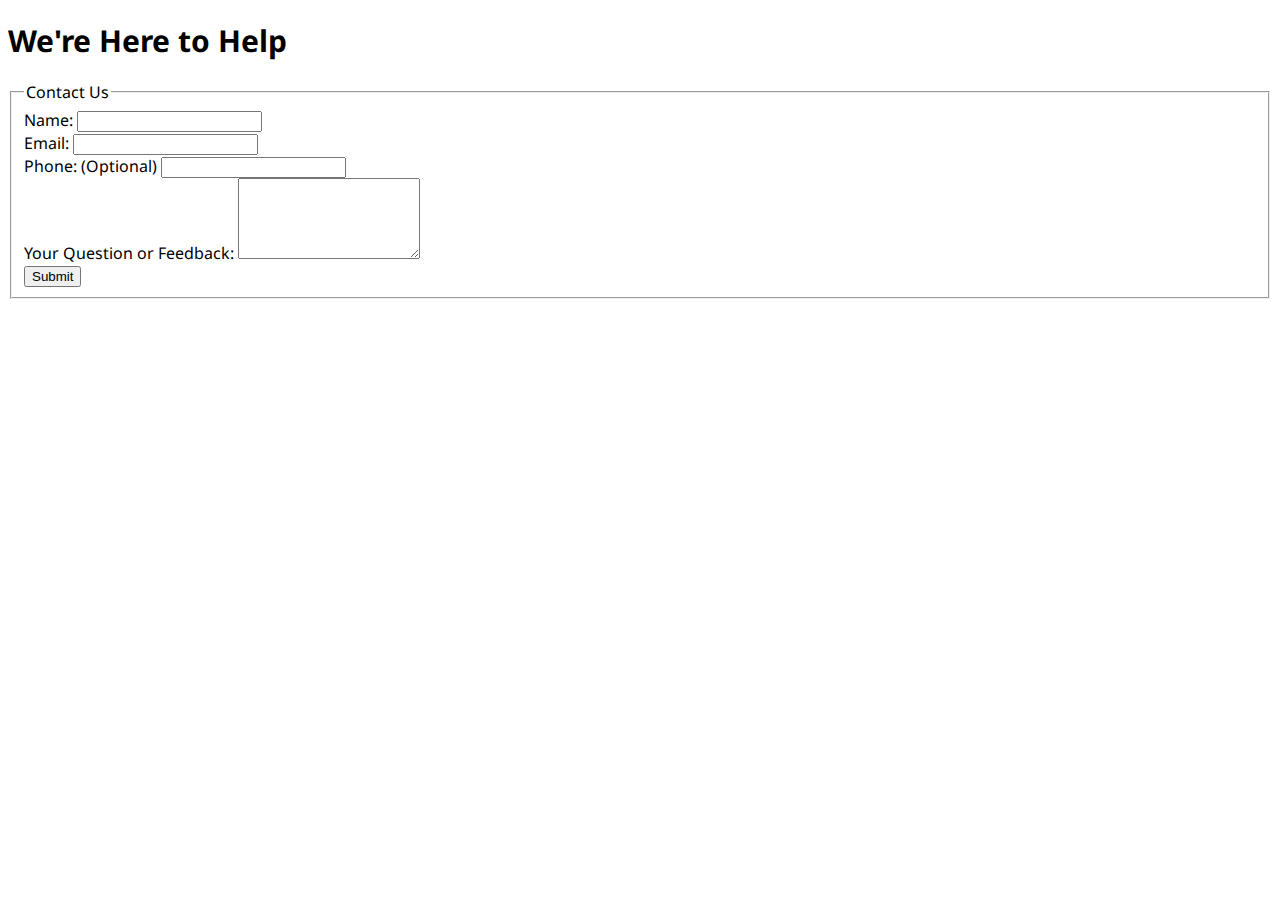
<file: features/contact.html>
<!DOCTYPE html>
<html lang="en-us">
<head>
   <title>Gardening: Contact Us</title>
  <meta charset="UTF-8">
  <meta http-equiv="X-UA-Compatible" content="IE=mode">
  <!-- JQuery -->
  <script src="https://code.jquery.com/jquery-2.1.4.min.js"></script>
  <!-- External CSS -->
  <link rel="stylesheet" href="https://maxcdn.bootstrapcdn.com/bootstrap/3.3.5/css/bootstrap.min.css" integrity="sha512-dTfge/zgoMYpP7QbHy4gWMEGsbsdZeCXz7irItjcC3sPUFtf0kuFbDz/ixG7ArTxmDjLXDmezHubeNikyKGVyQ==" crossorigin="anonymous">
  <link rel="stylesheet" href="https://maxcdn.bootstrapcdn.com/font-awesome/4.4.0/css/font-awesome.min.css">
  <link rel="stylesheet" href="https://fonts.googleapis.com/css?family=Noto+Sans">
  <link rel="stylesheet" href="css/default.css">
  <!-- Bootstrap JS -->
  <script src="https://maxcdn.bootstrapcdn.com/bootstrap/3.3.5/js/bootstrap.min.js"></script>
</head>
<body>
  <div class="container">
    <div class="row">
      <div class="col-md-12">
        <h1>We're Here to Help</h1>
      </div>
          <div class="col-md-6">
          <form action="#" method="post" id="contact">
            <fieldset>
              <legend>Contact Us</legend>
              <!-- Name -->
              <div class="form-group">
                <label for="name">Name:</label>
                <input class="form-control" type="text">
              </div>
              <!-- Email -->
              <div class="form-group">
                <label for="email">Email:</label>
                <input class="form-control" type="email">
              </div>
              <!-- Phone Number -->
              <div class="form-group">
                <label for="phone">Phone: (Optional)</label>
                <input  class="form-control bfh-phone" type="text" data-format="(ddd) ddd-dddd"> 
              </div>
              <!-- Text Area -->
              <div class="form-group">
                <label for="feedback">Your Question or Feedback:</label>
                <textarea class="form-control" rows="5"></textarea>
              </div>
              <button class="btn btn-success" type="submit">Submit</button>
            </fieldset>
          </form>
        </div>
      </div>
    </div>
  </div>
</body>
</html>
</file>
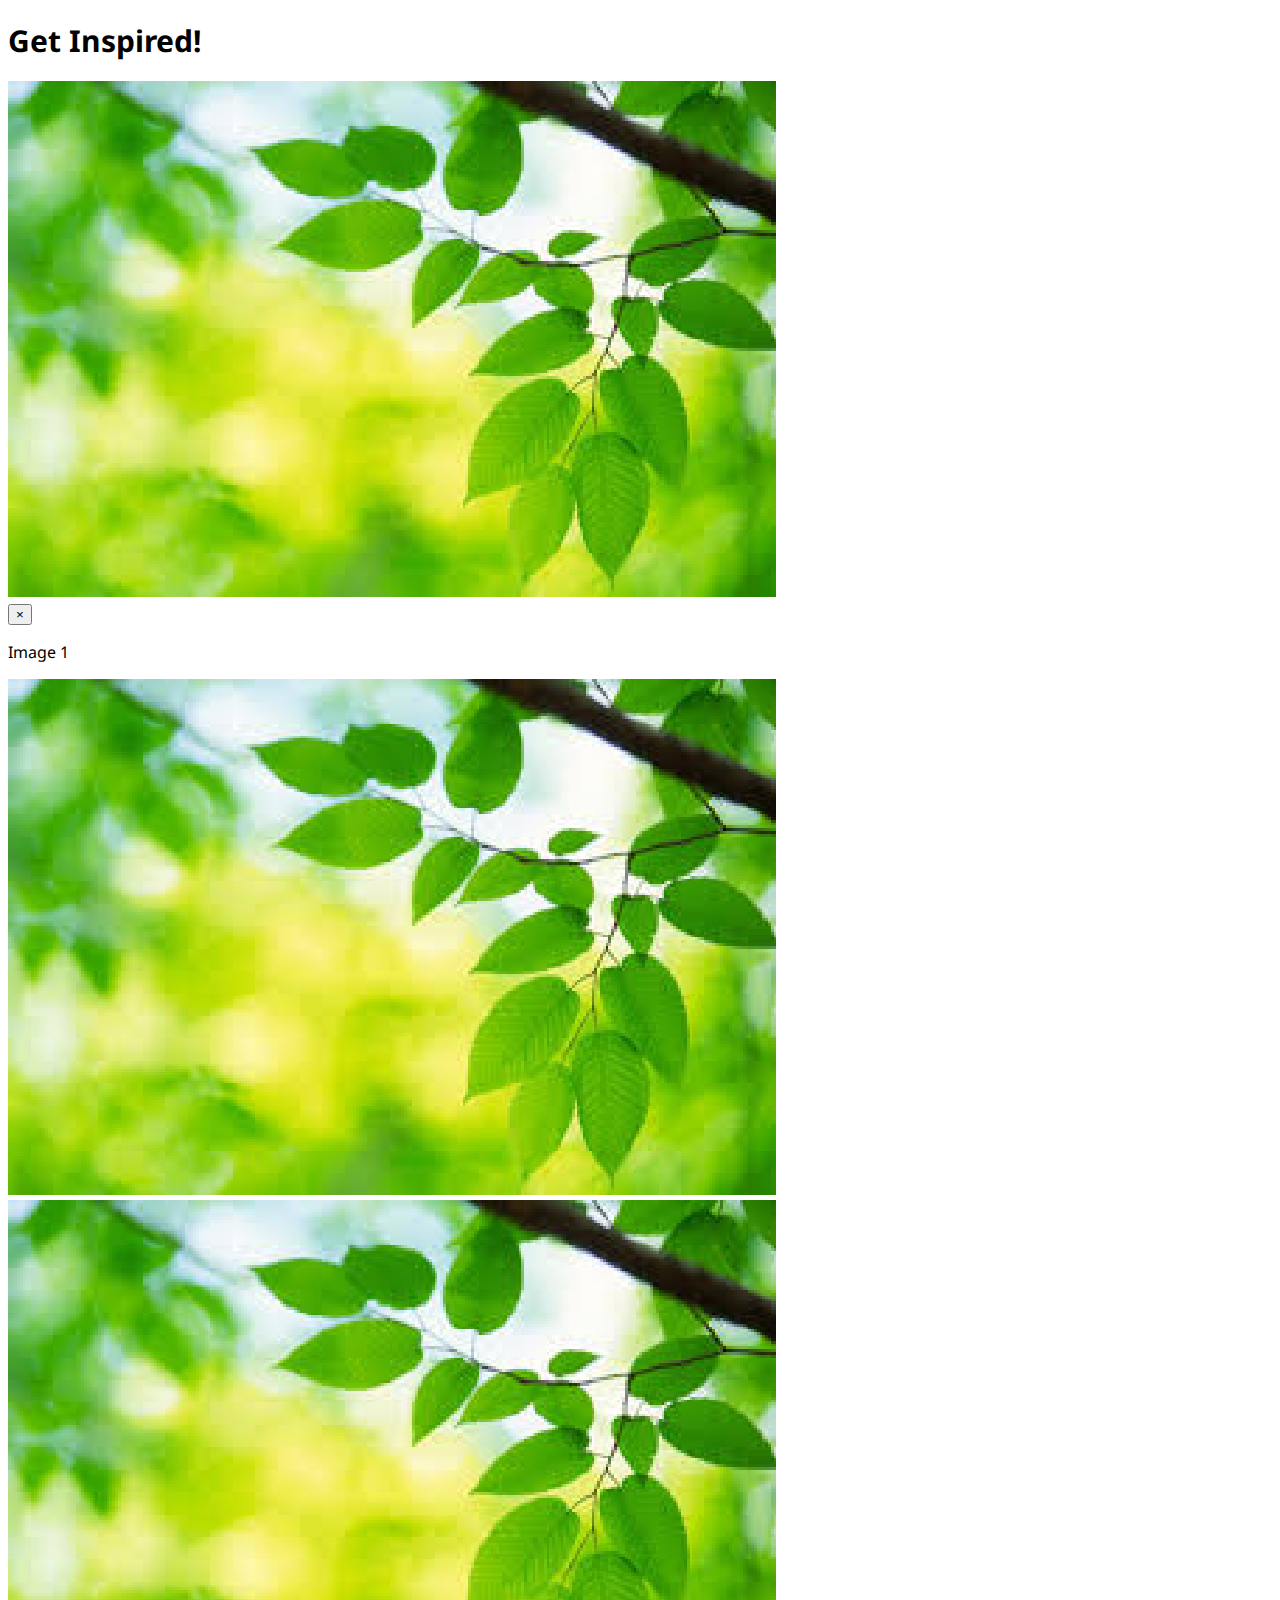
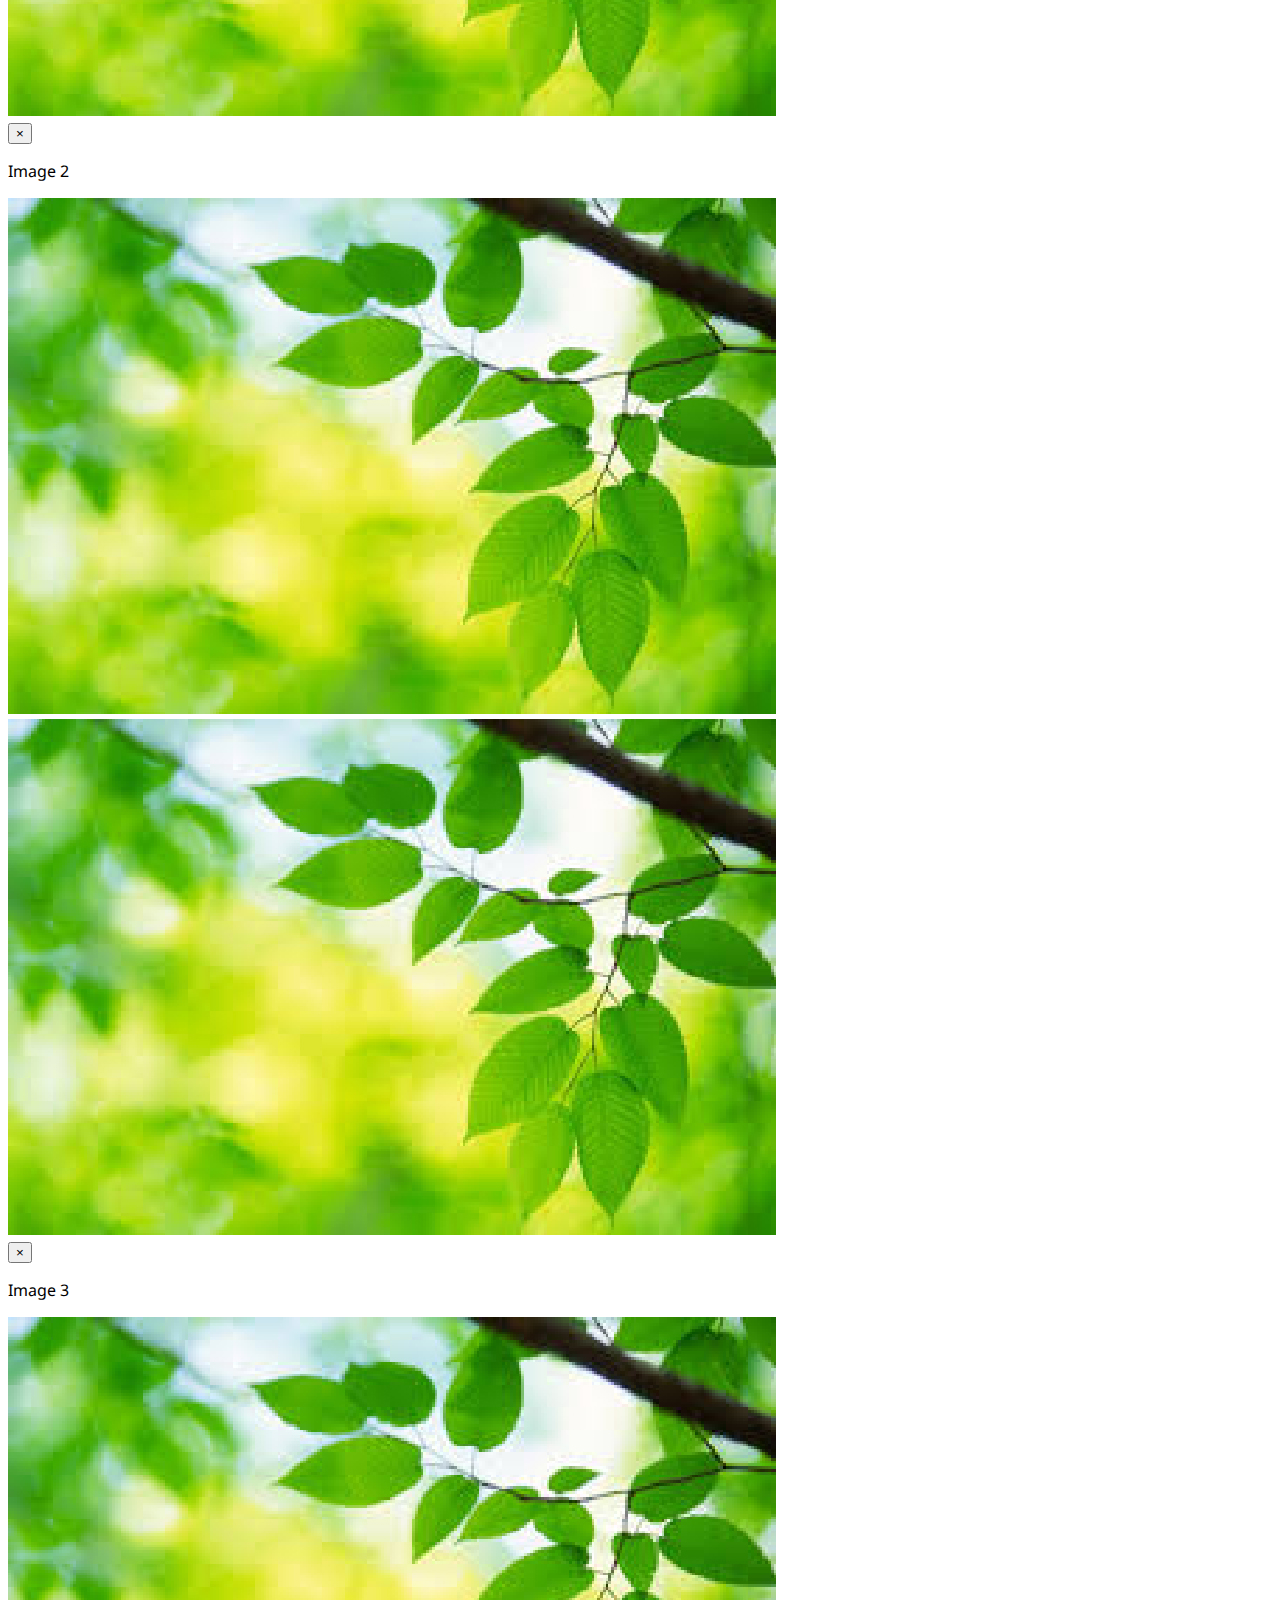
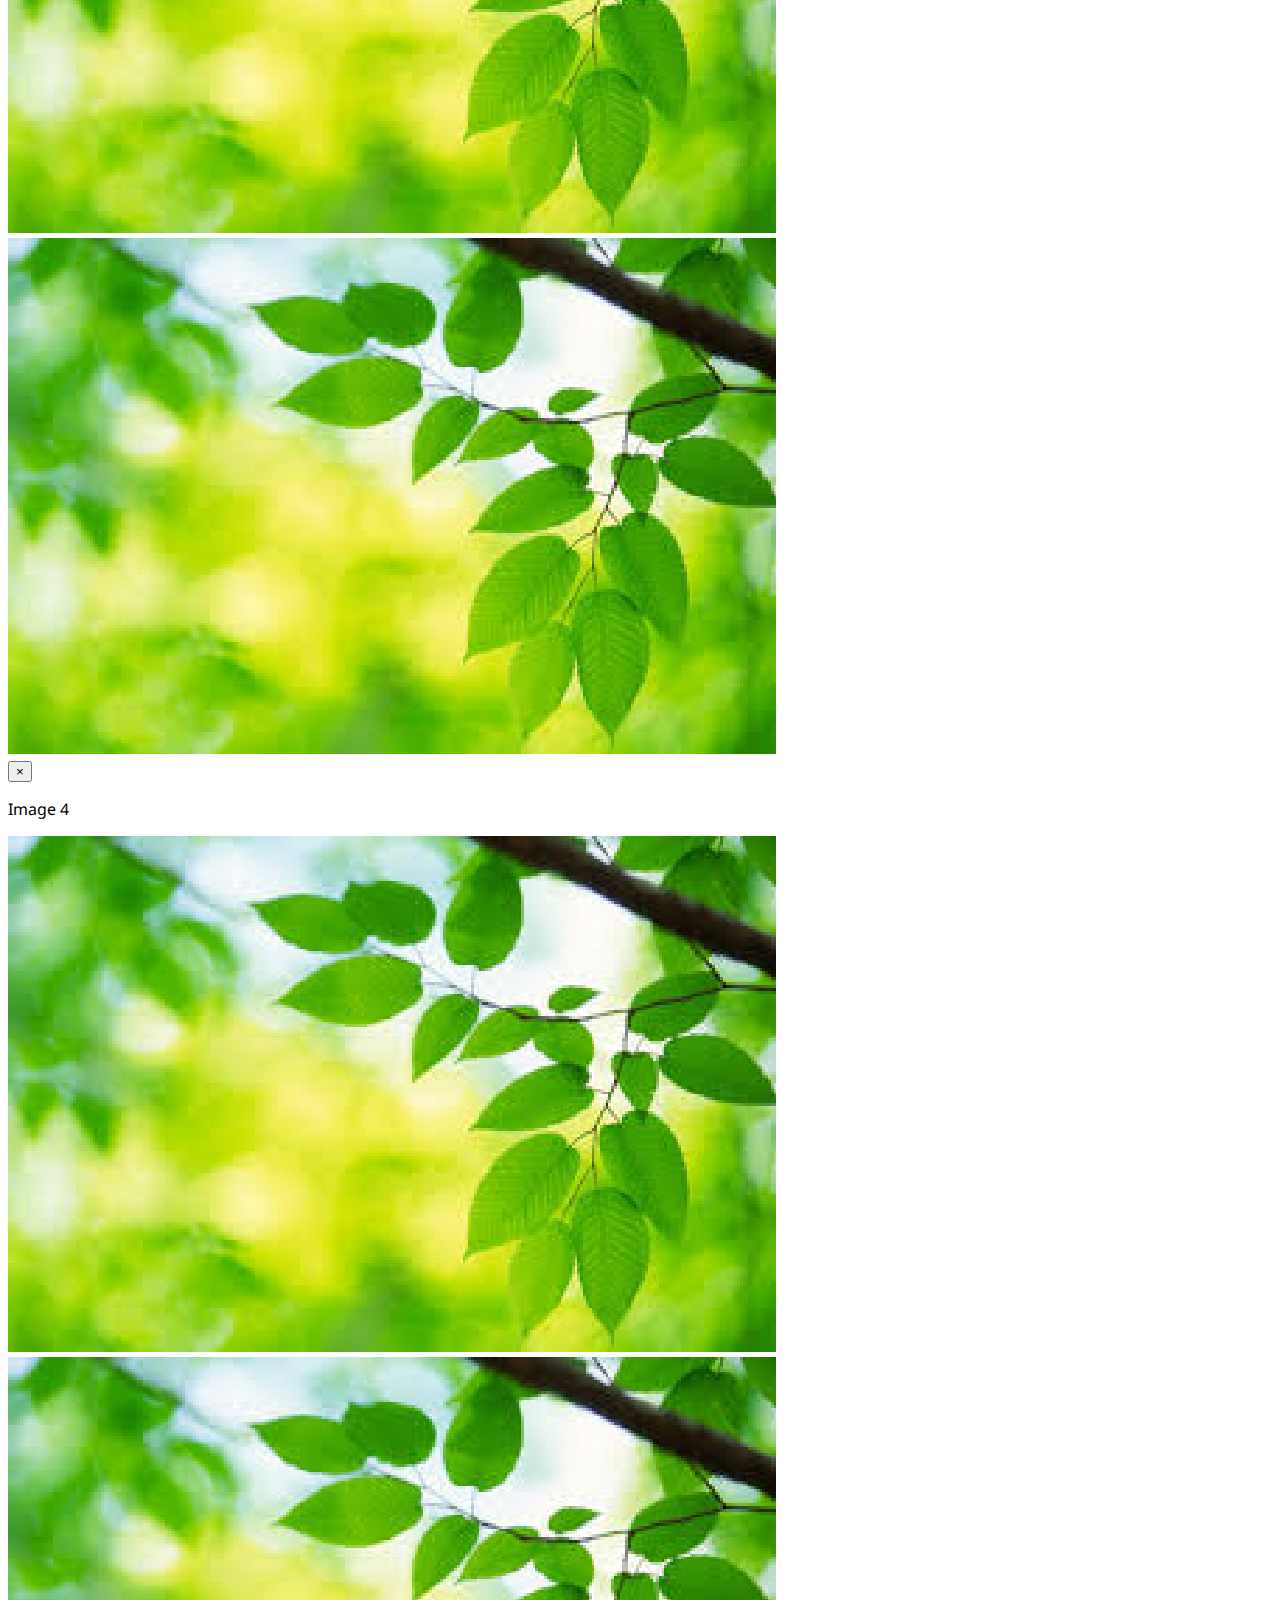
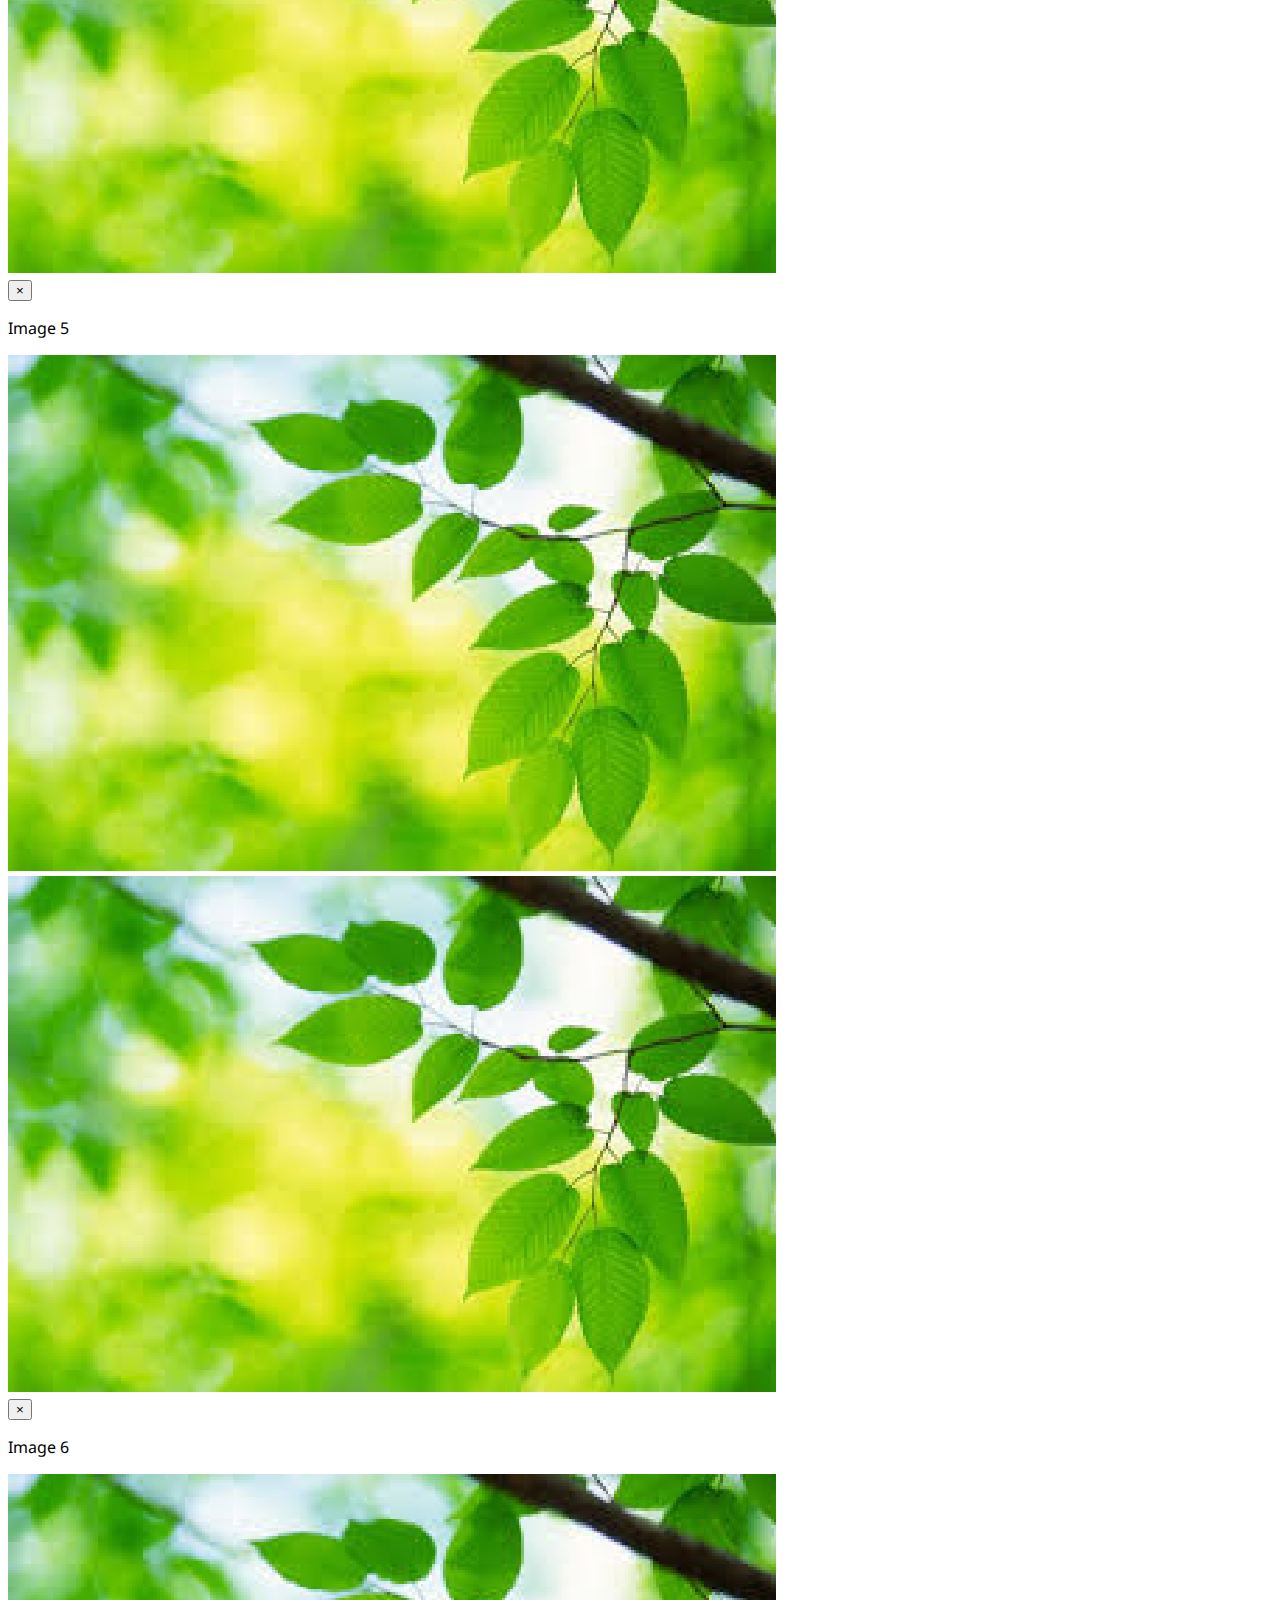
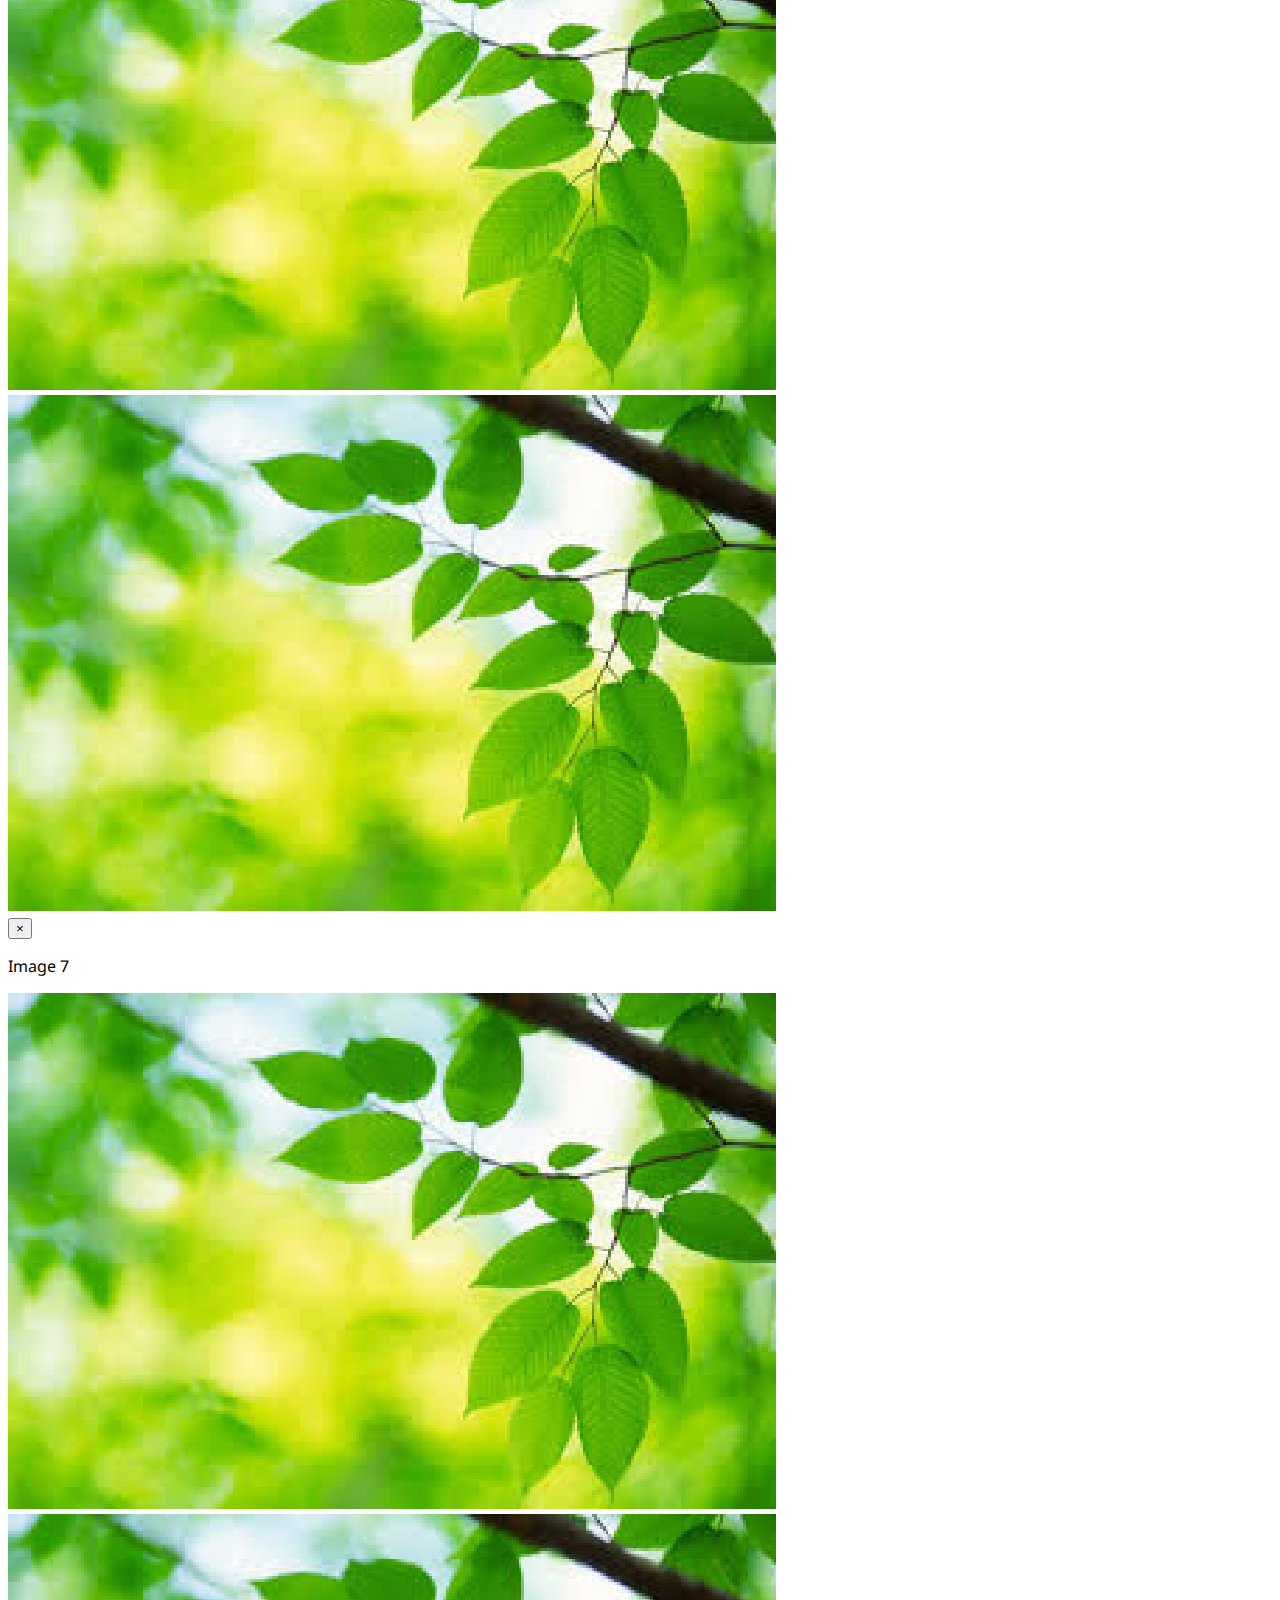
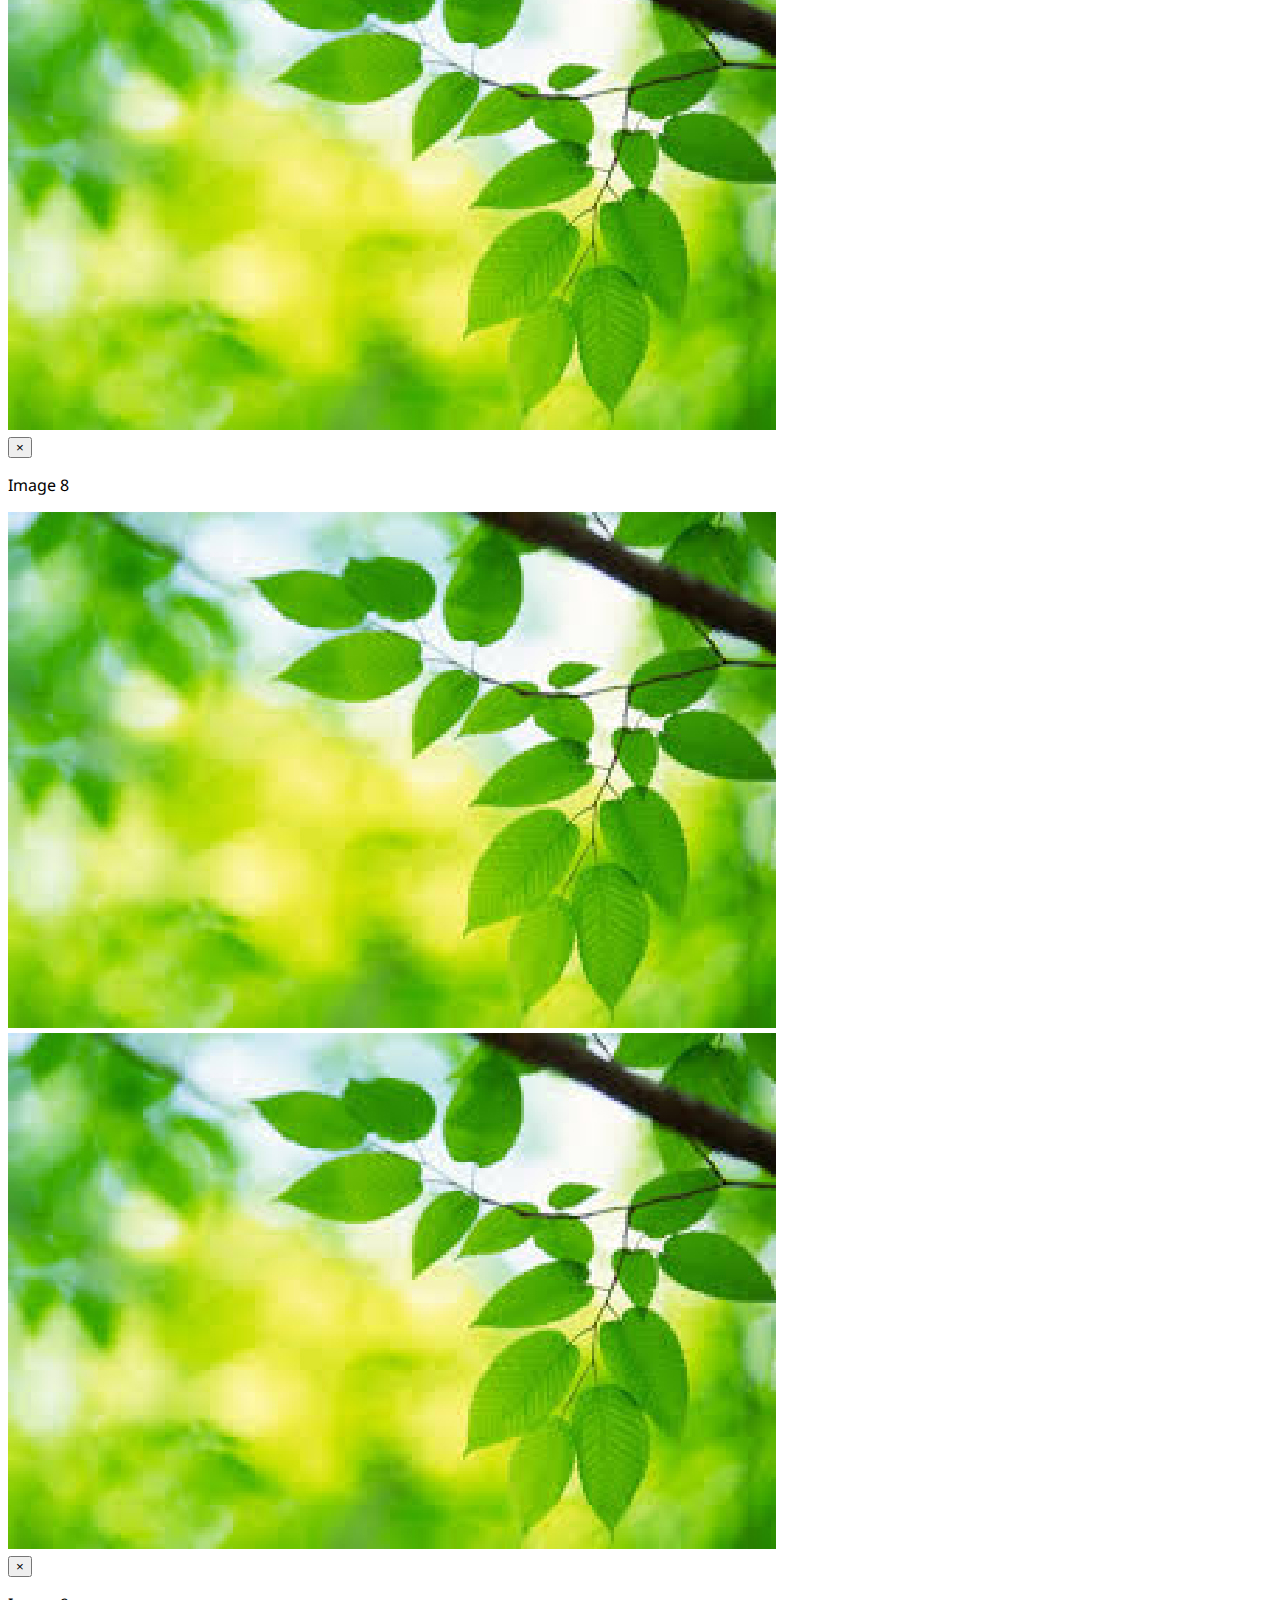
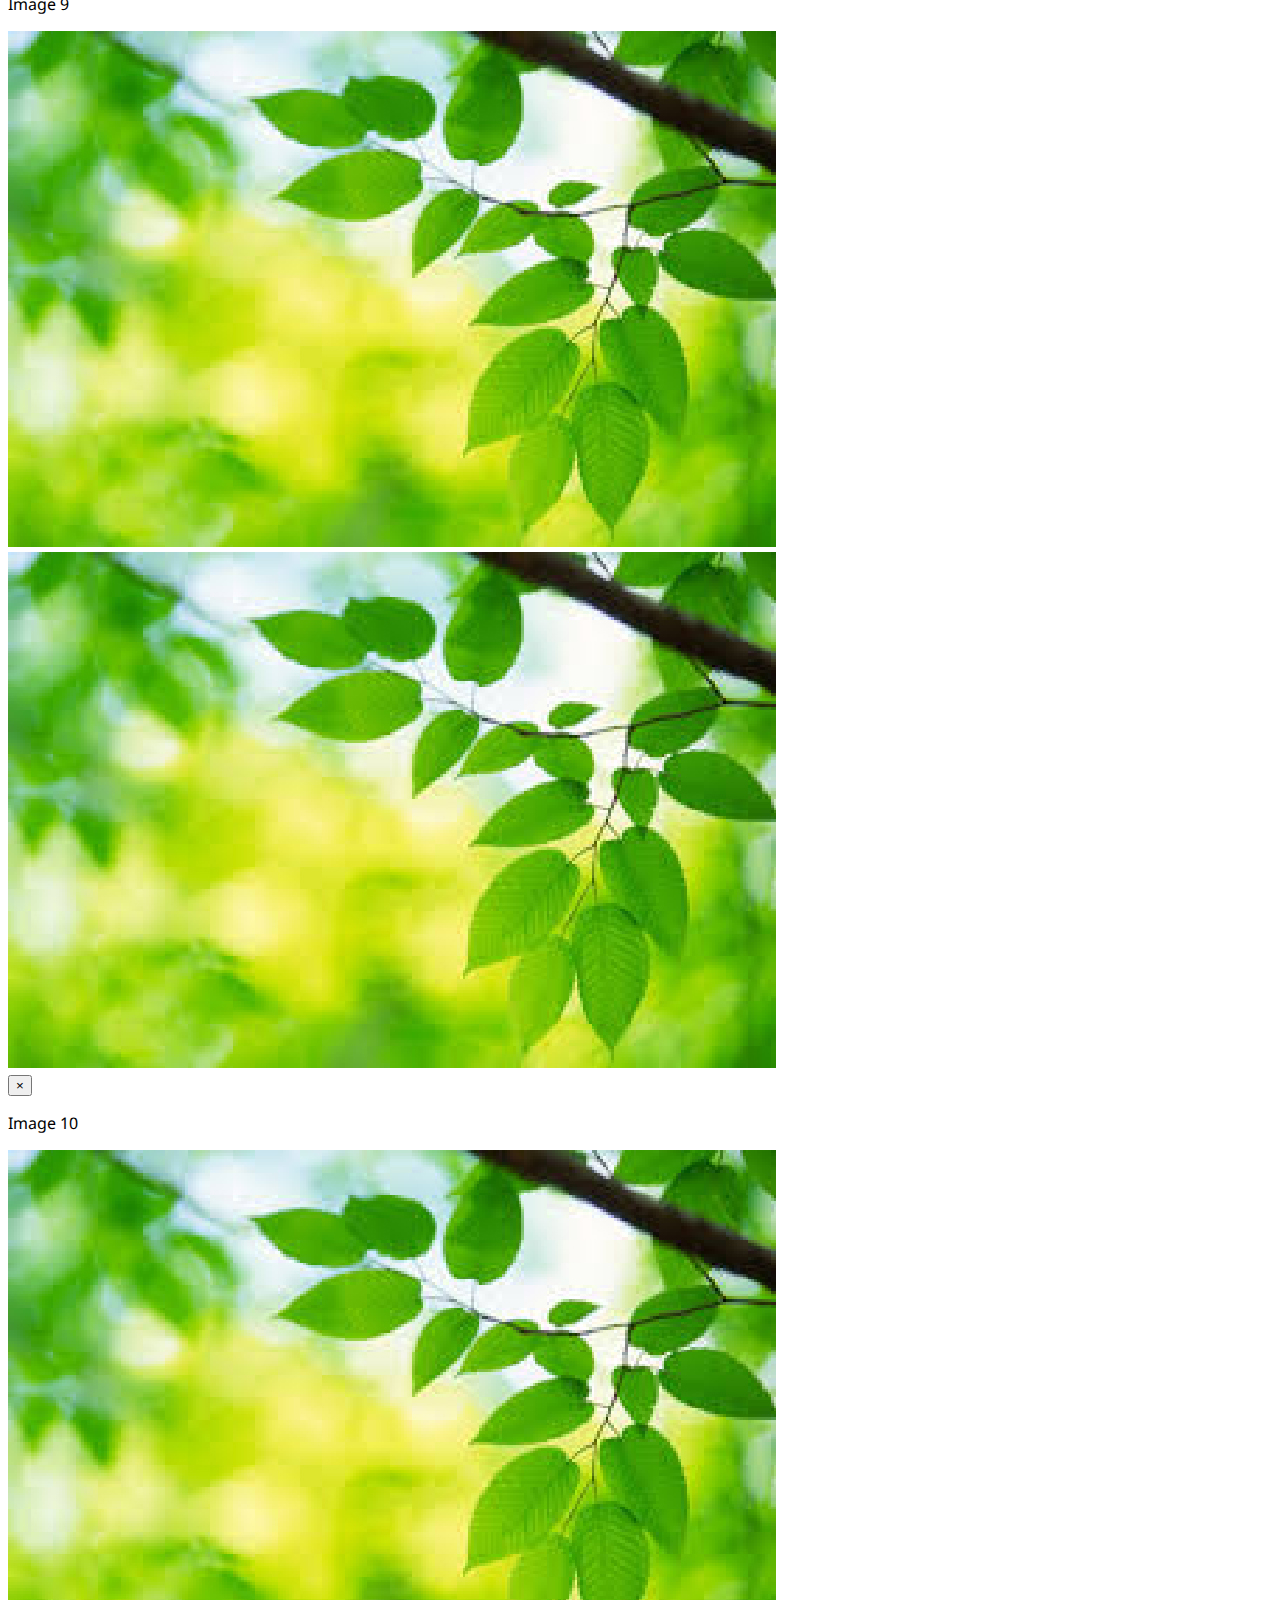
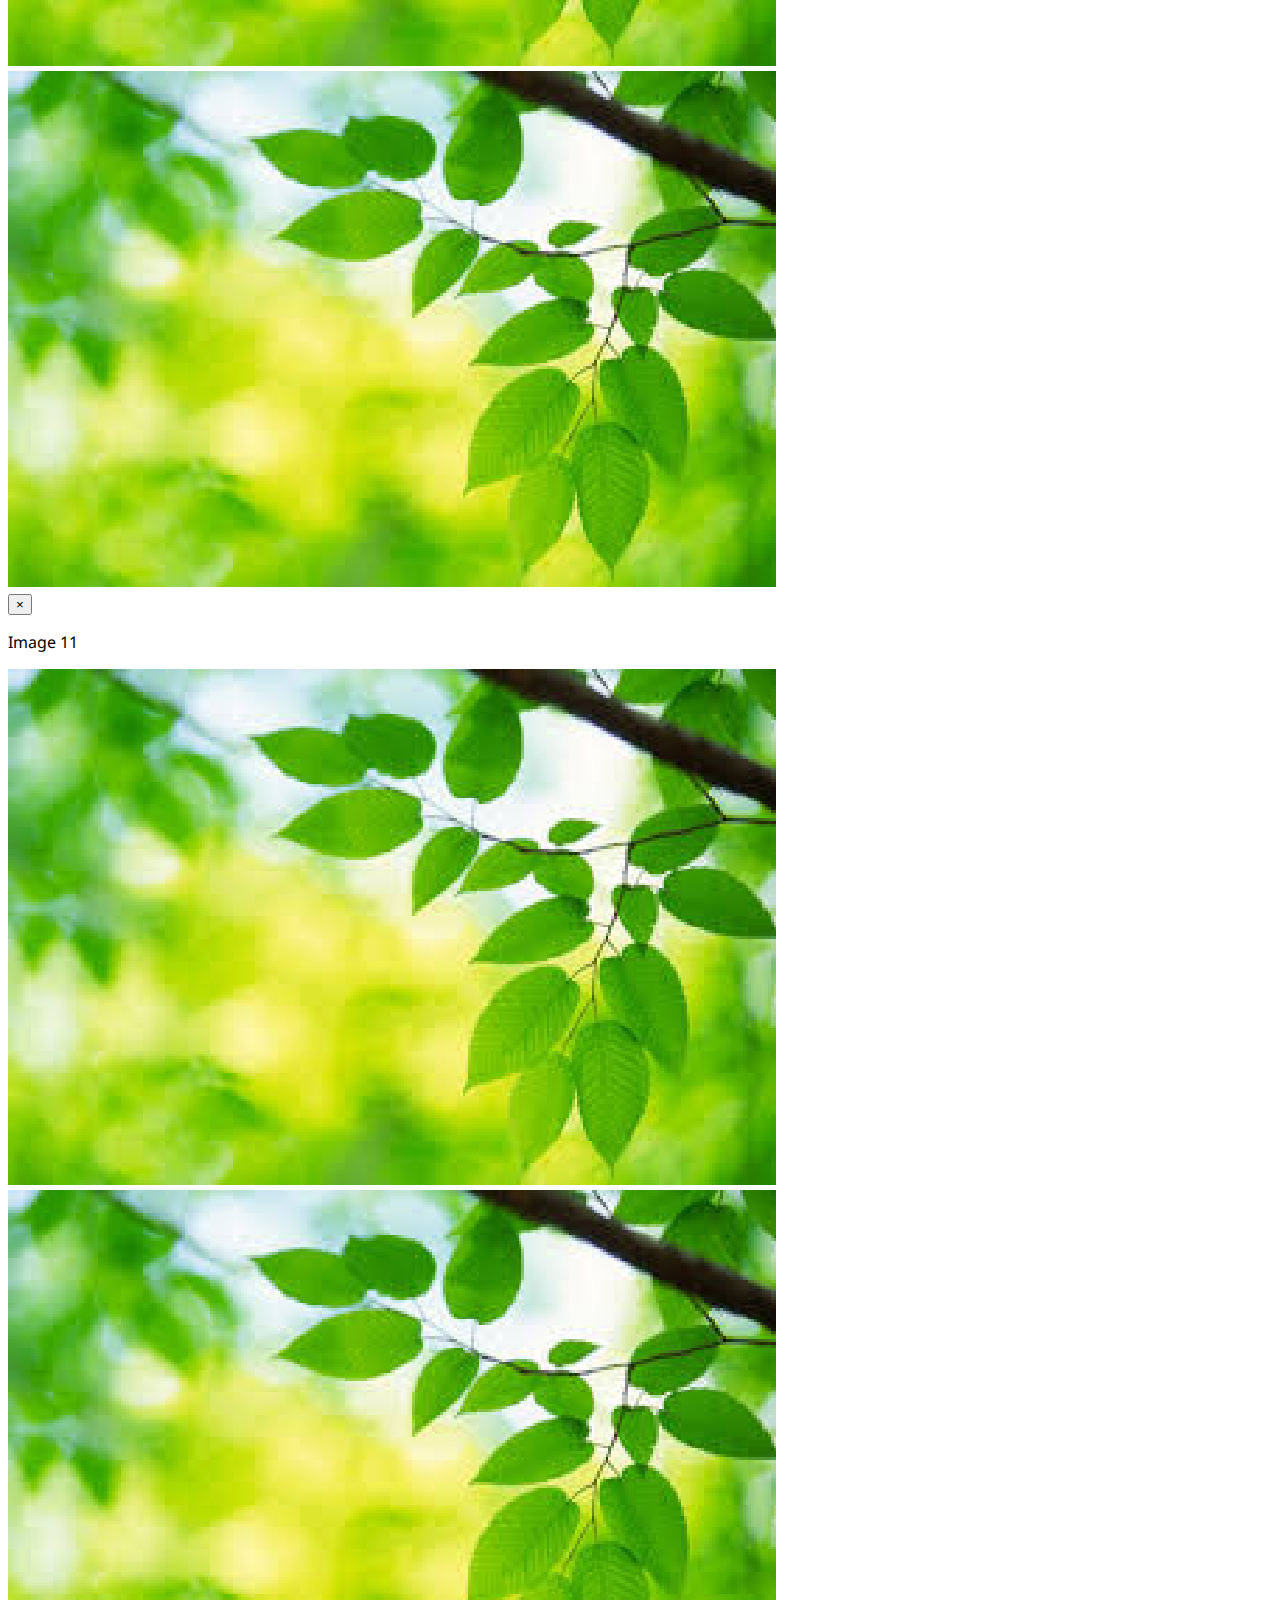
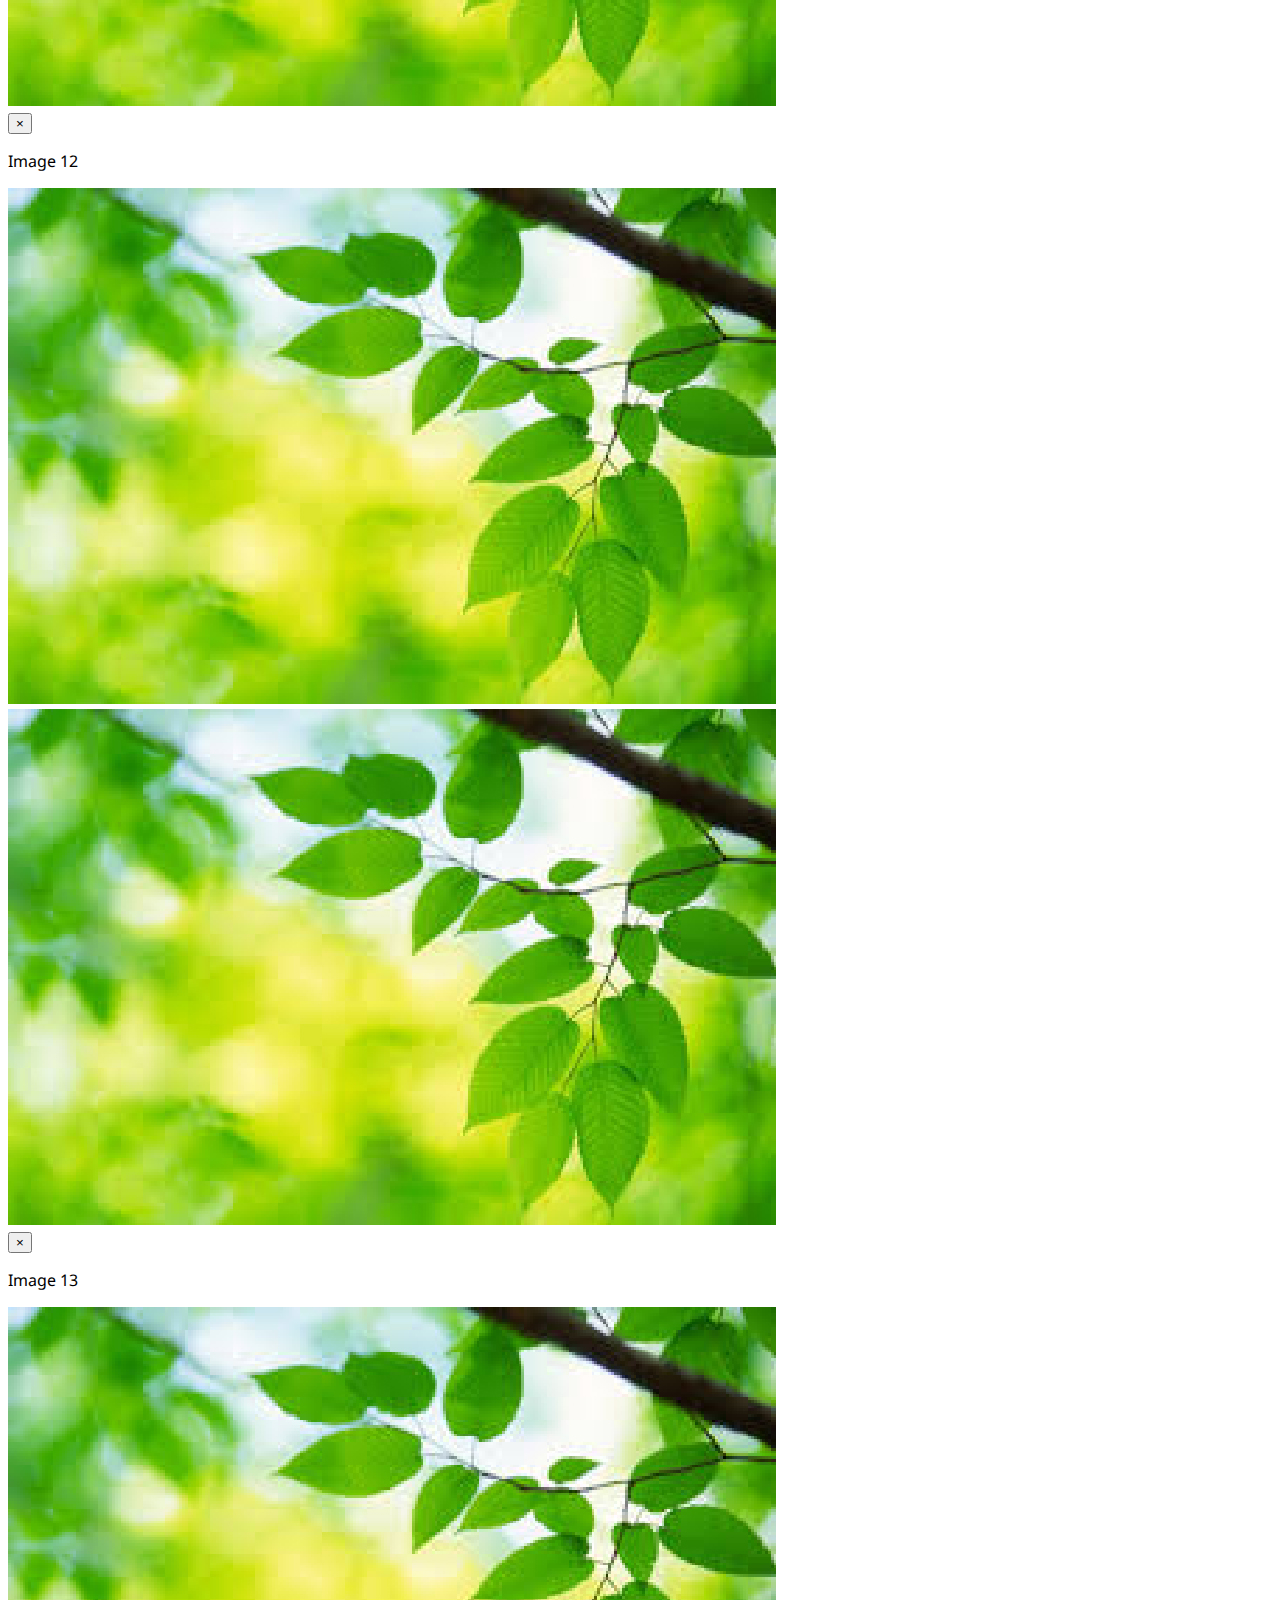
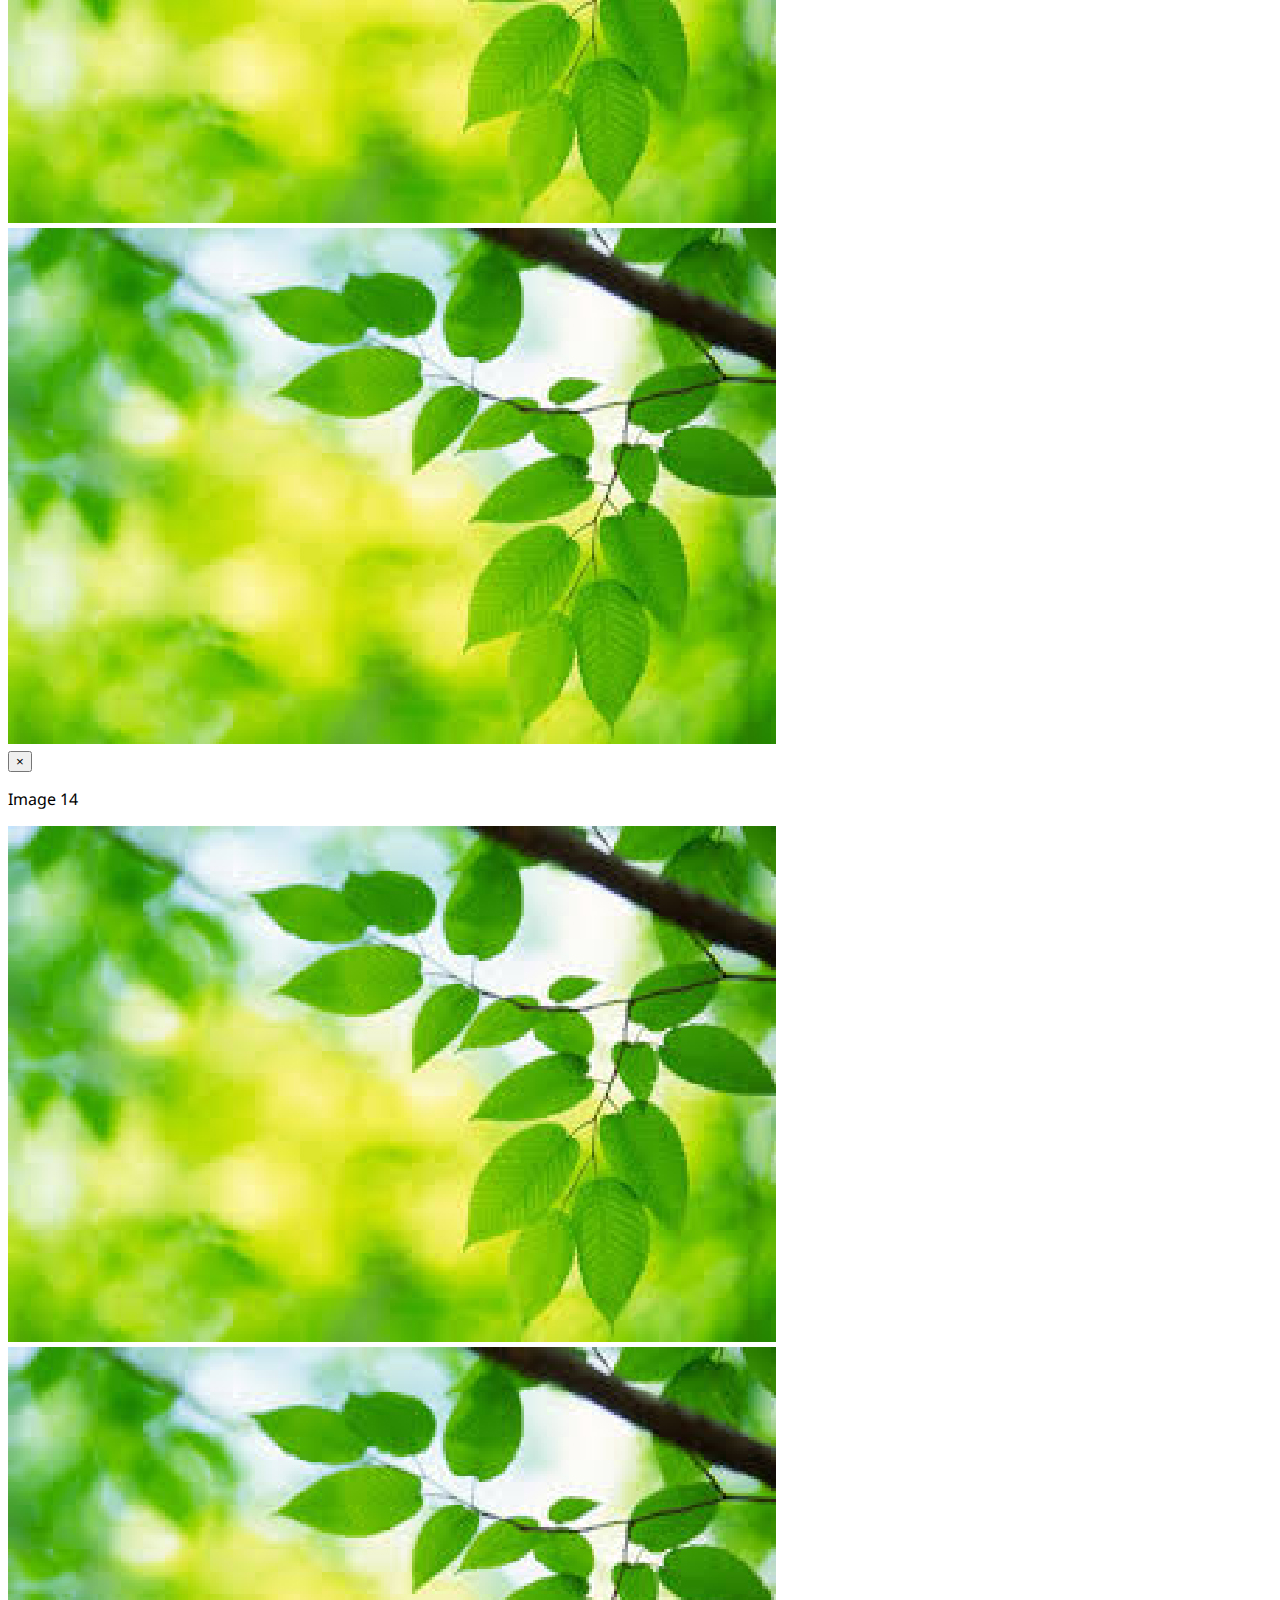
<file: features/gallery.html>
<!DOCTYPE html>
<html lang="en-us">
<head>
   <title>Gardening: Gallery of Gardening Plants</title>
  <meta charset="UTF-8">
  <meta http-equiv="X-UA-Compatible" content="IE=mode">
  <!-- JQuery -->
  <script src="https://code.jquery.com/jquery-2.1.4.min.js"></script>
  <!-- External CSS -->
  <link rel="stylesheet" href="https://maxcdn.bootstrapcdn.com/bootstrap/3.3.5/css/bootstrap.min.css" integrity="sha512-dTfge/zgoMYpP7QbHy4gWMEGsbsdZeCXz7irItjcC3sPUFtf0kuFbDz/ixG7ArTxmDjLXDmezHubeNikyKGVyQ==" crossorigin="anonymous">
  <link rel="stylesheet" href="https://maxcdn.bootstrapcdn.com/font-awesome/4.4.0/css/font-awesome.min.css">
  <link rel="stylesheet" href="https://fonts.googleapis.com/css?family=Noto+Sans">
  <link rel="stylesheet" href="css/default.css">
  <!-- Bootstrap JS -->
  <script src="https://maxcdn.bootstrapcdn.com/bootstrap/3.3.5/js/bootstrap.min.js" integrity="sha512-K1qjQ+NcF2TYO/eI3M6v8EiNYZfA95pQumfvcVrTHtwQVDG+aHRqLi/ETn2uB+1JqwYqVG3LIvdm9lj6imS/pQ==" crossorigin="anonymous"></script>
</head>
<body class="plant-gallery">
  <div class="container">
    <div class="row">
      <div class="col-md-12">
        <h1>Get Inspired!</h1>
      </div>
      <!-- desktop view: row with large middle photo -->
      <div class="col-md-9">
        <div class="row middle-feature"  >
          <div class="col-md-3 col-sm-4 col-xs-4">
            <a data-toggle="modal" data-target=".image-1">
              <img class="img-responsive" src="images/placeholder.jpg" alt="">
            </a> 
            <div class="modal fade image-1">
              <div class="modal-dialog">
                <div class="modal-content">
                  <div class="modal-header">
                  <button type="button" class="close" data-dismiss="modal" aria-label="Close"><span aria-hidden="true">&times;</span></button>
                  <p class="modal-title">Image 1</p>
                  </div>
                  <div class="modal-body">
                    <img class="img-responsive "src="images/placeholder.jpg">
                  </div>
                </div>
              </div>
            </div>
            <a data-toggle="modal" data-target=".image-2">
              <img class="img-responsive" src="images/placeholder.jpg" alt="">
            </a> 
            <div class="modal fade image-2">
              <div class="modal-dialog">
                <div class="modal-content">
                  <div class="modal-header">
                  <button type="button" class="close" data-dismiss="modal" aria-label="Close"><span aria-hidden="true">&times;</span></button>
                  <p class="modal-title">Image 2</p>
                  </div>
                  <div class="modal-body">
                    <img class="img-responsive "src="images/placeholder.jpg">
                  </div>
                </div>
              </div>
            </div>
          </div>
          <div class="col-md-6 col-sm-8 col-xs-8">
            <a data-toggle="modal" data-target=".image-3">
              <img class="img-responsive" src="images/placeholder.jpg" alt="">
            </a> 
            <div class="modal fade image-3">
              <div class="modal-dialog">
                <div class="modal-content">
                  <div class="modal-header">
                  <button type="button" class="close" data-dismiss="modal" aria-label="Close"><span aria-hidden="true">&times;</span></button>
                  <p class="modal-title">Image 3</p>
                  </div>
                  <div class="modal-body">
                    <img class="img-responsive "src="images/placeholder.jpg">
                  </div>
                </div>
              </div>
            </div>
          </div>
          <div class="col-md-3">
            <div class="row">
              <div class="col-md-12 col-sm-6 col-xs-6">
                <a data-toggle="modal" data-target=".image-4">
              <img class="img-responsive" src="images/placeholder.jpg" alt="">
            </a> 
            <div class="modal fade image-4">
              <div class="modal-dialog">
                <div class="modal-content">
                  <div class="modal-header">
                  <button type="button" class="close" data-dismiss="modal" aria-label="Close"><span aria-hidden="true">&times;</span></button>
                  <p class="modal-title">Image 4</p>
                  </div>
                  <div class="modal-body">
                    <img class="img-responsive "src="images/placeholder.jpg">
                  </div>
                </div>
              </div>
            </div>
          </div>
          <div class="col-md-12 col-sm-6 col-xs-6">
            <a data-toggle="modal" data-target=".image-5">
              <img class="img-responsive" src="images/placeholder.jpg" alt="">
            </a> 
            <div class="modal fade image-5">
              <div class="modal-dialog">
                <div class="modal-content">
                  <div class="modal-header">
                  <button type="button" class="close" data-dismiss="modal" aria-label="Close"><span aria-hidden="true">&times;</span></button>
                  <p class="modal-title">Image 5</p>
                  </div>
                  <div class="modal-body">
                    <img class="img-responsive "src="images/placeholder.jpg">
                  </div>
                </div>
              </div>
            </div>
          </div>
        </div>
      </div>
    </div>
    <!-- desktop view: row with large LEFT photo -->
    <div class="row left-feature">
      <div class="col-md-8 col-sm-4 col-xs-4">
        <a data-toggle="modal" data-target=".image-6">
          <img class="img-responsive" src="images/placeholder.jpg" alt="">
        </a> 
        <div class="modal fade image-6">
          <div class="modal-dialog">
            <div class="modal-content">
              <div class="modal-header">
              <button type="button" class="close" data-dismiss="modal" aria-label="Close"><span aria-hidden="true">&times;</span></button>
              <p class="modal-title">Image 6</p>
              </div>
              <div class="modal-body">
                <img class="img-responsive "src="images/placeholder.jpg">
              </div>
            </div>
          </div>
        </div>
      </div>
      <div class="col-md-4">
        <div class="row">
          <div class="col-md-12 col-sm-4 col-xs-4">
            <a data-toggle="modal" data-target=".image-7">
              <img class="img-responsive" src="images/placeholder.jpg" alt="">
            </a> 
            <div class="modal fade image-7">
              <div class="modal-dialog">
                <div class="modal-content">
                  <div class="modal-header">
                    <button type="button" class="close" data-dismiss="modal" aria-label="Close"><span aria-hidden="true">&times;</span></button>
                    <p class="modal-title">Image 7</p>
                  </div>
                  <div class="modal-body">
                    <a data-toggle="modal" data-target=".image-7">
                      <img class="img-responsive" src="images/placeholder.jpg" alt="">
                    </a>
                  </div>
                </div>
              </div>
            </div>  
            <div class="col-md-12 col-sm-4 col-xs-4">
              <a data-toggle="modal" data-target=".image-8">
                <img class="img-responsive" src="images/placeholder.jpg" alt="">
              </a> 
              <div class="modal fade image-8">
                <div class="modal-dialog">
                  <div class="modal-content">
                    <div class="modal-header">
                    <button type="button" class="close" data-dismiss="modal" aria-label="Close"><span aria-hidden="true">&times;</span></button>
                    <p class="modal-title">Image 8</p>
                    </div>
                    <div class="modal-body">
                      <img class="img-responsive "src="images/placeholder.jpg">
                    </div>
                  </div>
                </div>
              </div>
            </div>
          </div>
        </div>
      </div>
     </div>
        <!-- desktop view: images are in 4 even columns -->
      <div class="row even">
        <div class="col-md-3 col-sm-3 col-xs-12">
          <a data-toggle="modal" data-target=".image-9">
            <img class="img-responsive" src="images/placeholder.jpg" alt="">
          </a> 
          <div class="modal fade image-9">
            <div class="modal-dialog">
              <div class="modal-content">
                <div class="modal-header">
                <button type="button" class="close" data-dismiss="modal" aria-label="Close"><span aria-hidden="true">&times;</span></button>
                <p class="modal-title">Image 9</p>
                </div>
                <div class="modal-body">
                  <img class="img-responsive "src="images/placeholder.jpg">
                </div>
              </div>
            </div>
          </div>
        </div>
        <div class="col-md-3 col-sm-3 col-xs-4">
          <a data-toggle="modal" data-target=".image-10">
            <img class="img-responsive" src="images/placeholder.jpg" alt="">
          </a> 
          <div class="modal fade image-10">
            <div class="modal-dialog">
              <div class="modal-content">
                <div class="modal-header">
                <button type="button" class="close" data-dismiss="modal" aria-label="Close"><span aria-hidden="true">&times;</span></button>
                <p class="modal-title">Image 10</p>
                </div>
                <div class="modal-body">
                  <img class="img-responsive "src="images/placeholder.jpg">
                </div>
              </div>
            </div>
          </div>
        </div>
        <div class="col-md-3 col-sm-3 col-xs-4">
          <a data-toggle="modal" data-target=".image-11">
            <img class="img-responsive" src="images/placeholder.jpg" alt="">
          </a> 
          <div class="modal fade image-11">
            <div class="modal-dialog">
              <div class="modal-content">
                <div class="modal-header">
                <button type="button" class="close" data-dismiss="modal" aria-label="Close"><span aria-hidden="true">&times;</span></button>
                <p class="modal-title">Image 11</p>
                </div>
                <div class="modal-body">
                  <img class="img-responsive "src="images/placeholder.jpg">
                </div>
              </div>
            </div>
          </div>
        </div>
        <div class="col-md-3 col-sm-3 col-xs-4">
          <a data-toggle="modal" data-target=".image-12">
            <img class="img-responsive" src="images/placeholder.jpg" alt="">
          </a> 
          <div class="modal fade image-12">
            <div class="modal-dialog">
              <div class="modal-content">
                <div class="modal-header">
                <button type="button" class="close" data-dismiss="modal" aria-label="Close"><span aria-hidden="true">&times;</span></button>
                <p class="modal-title">Image 12</p>
                </div>
                <div class="modal-body">
                  <img class="img-responsive "src="images/placeholder.jpg">
                </div>
              </div>
            </div>
          </div>
        </div>
      </div>
        <!-- desktop view: row with large RIGHT photo -->
      <div class="row right-feature">
        <div class="col-md-4 col-sm-4 col-xs-4">
          <div class="col-md-12 col-sm-12 col-xs-12">
            <a data-toggle="modal" data-target=".image-13">
            <img class="img-responsive" src="images/placeholder.jpg" alt="">
          </a> 
          <div class="modal fade image-13">
            <div class="modal-dialog">
              <div class="modal-content">
                <div class="modal-header">
                <button type="button" class="close" data-dismiss="modal" aria-label="Close"><span aria-hidden="true">&times;</span></button>
                <p class="modal-title">Image 13</p>
                </div>
                <div class="modal-body">
                  <img class="img-responsive "src="images/placeholder.jpg">
                </div>
              </div>
            </div>
          </div>
          </div>  
          <div class="col-md-12 col-sm-12 col-xs-12">
            <a data-toggle="modal" data-target=".image-14">
            <img class="img-responsive" src="images/placeholder.jpg" alt="">
          </a> 
          <div class="modal fade image-14">
            <div class="modal-dialog">
              <div class="modal-content">
                <div class="modal-header">
                <button type="button" class="close" data-dismiss="modal" aria-label="Close"><span aria-hidden="true">&times;</span></button>
                <p class="modal-title">Image 14</p>
                </div>
                <div class="modal-body">
                  <img class="img-responsive "src="images/placeholder.jpg">
                </div>
              </div>
            </div>
          </div>
          </div>
        </div>
        <div class="col-md-8 col-sm-8 col-xs-8">
          <a data-toggle="modal" data-target=".image-15">
            <img class="img-responsive" src="images/placeholder.jpg" alt="">
          </a> 
          <div class="modal fade image-15">
            <div class="modal-dialog">
              <div class="modal-content">
                <div class="modal-header">
                <button type="button" class="close" data-dismiss="modal" aria-label="Close"><span aria-hidden="true">&times;</span></button>
                <p class="modal-title">Image 15</p>
                </div>
                <div class="modal-body">
                  <img class="img-responsive "src="images/placeholder.jpg">
                </div>
              </div>
            </div>
          </div>
        </div>
      </div>
    </div>
  </div>
</body>
</html>
</file>
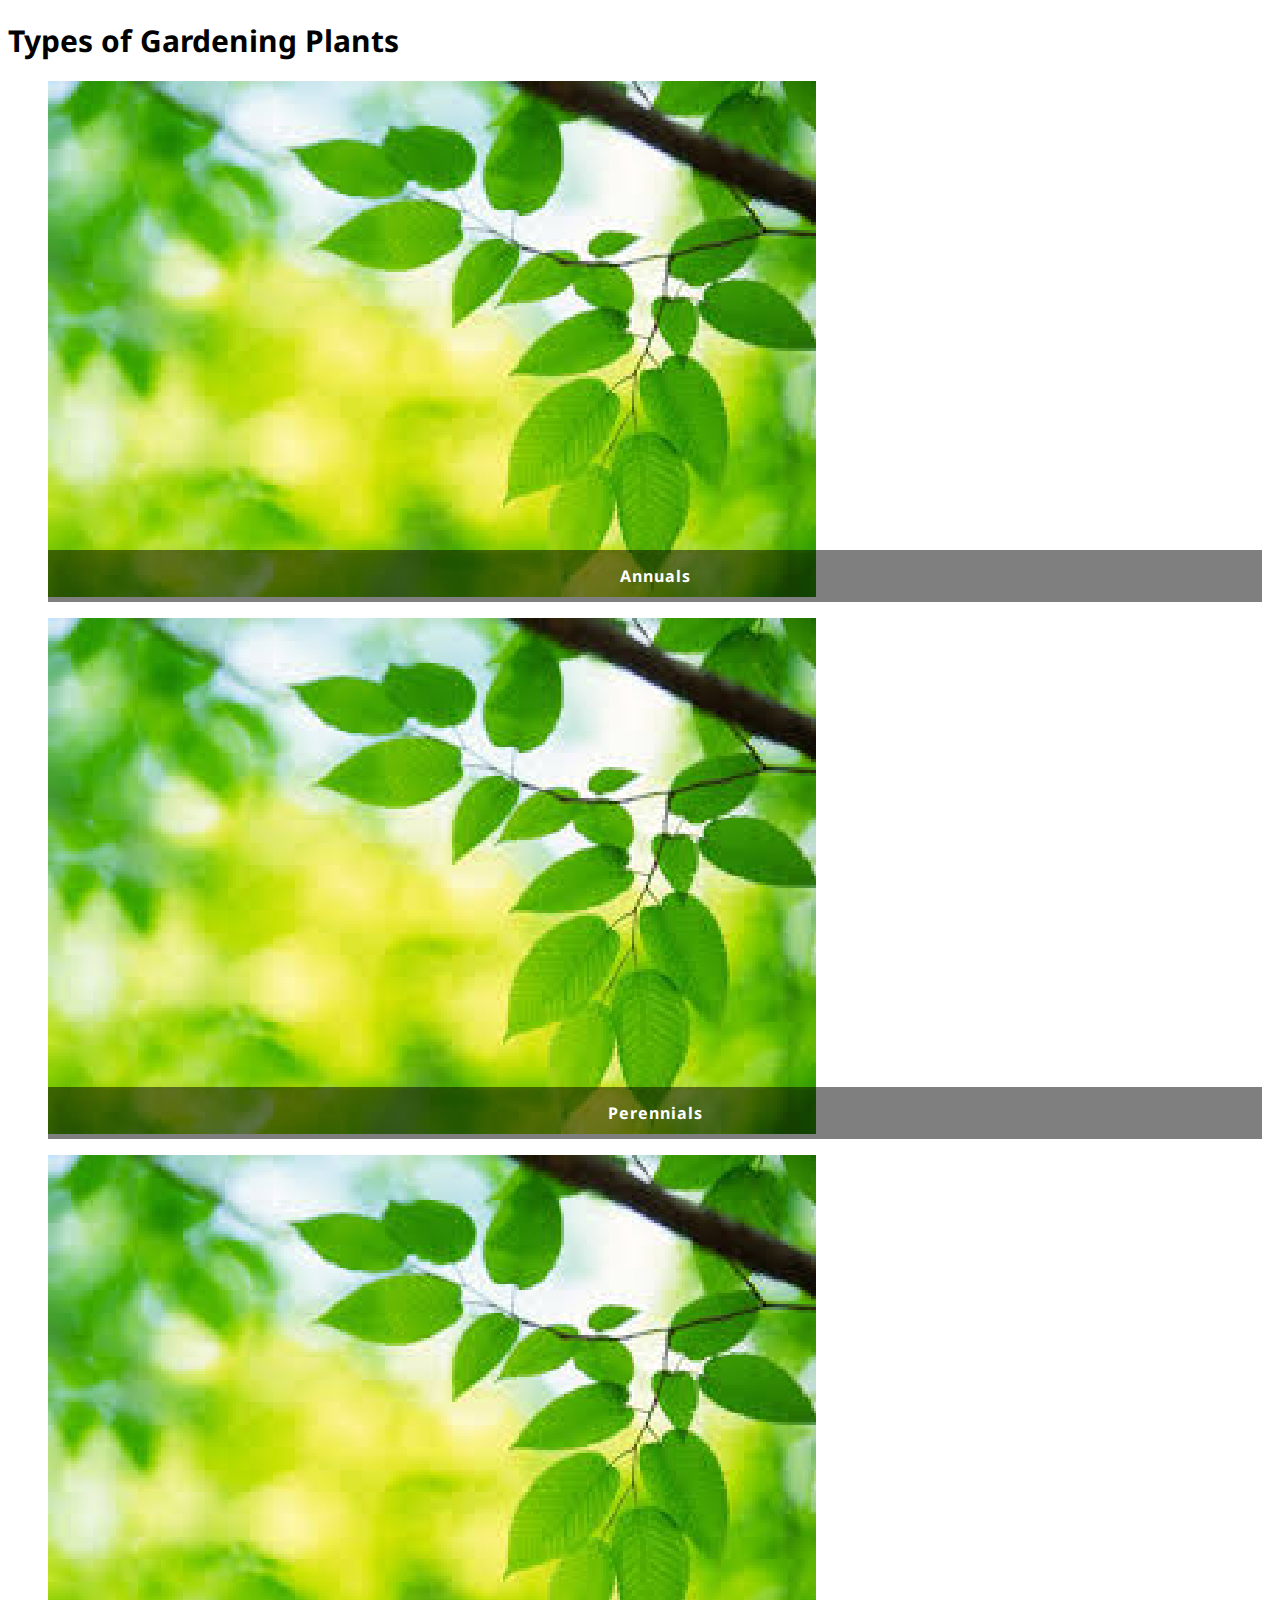
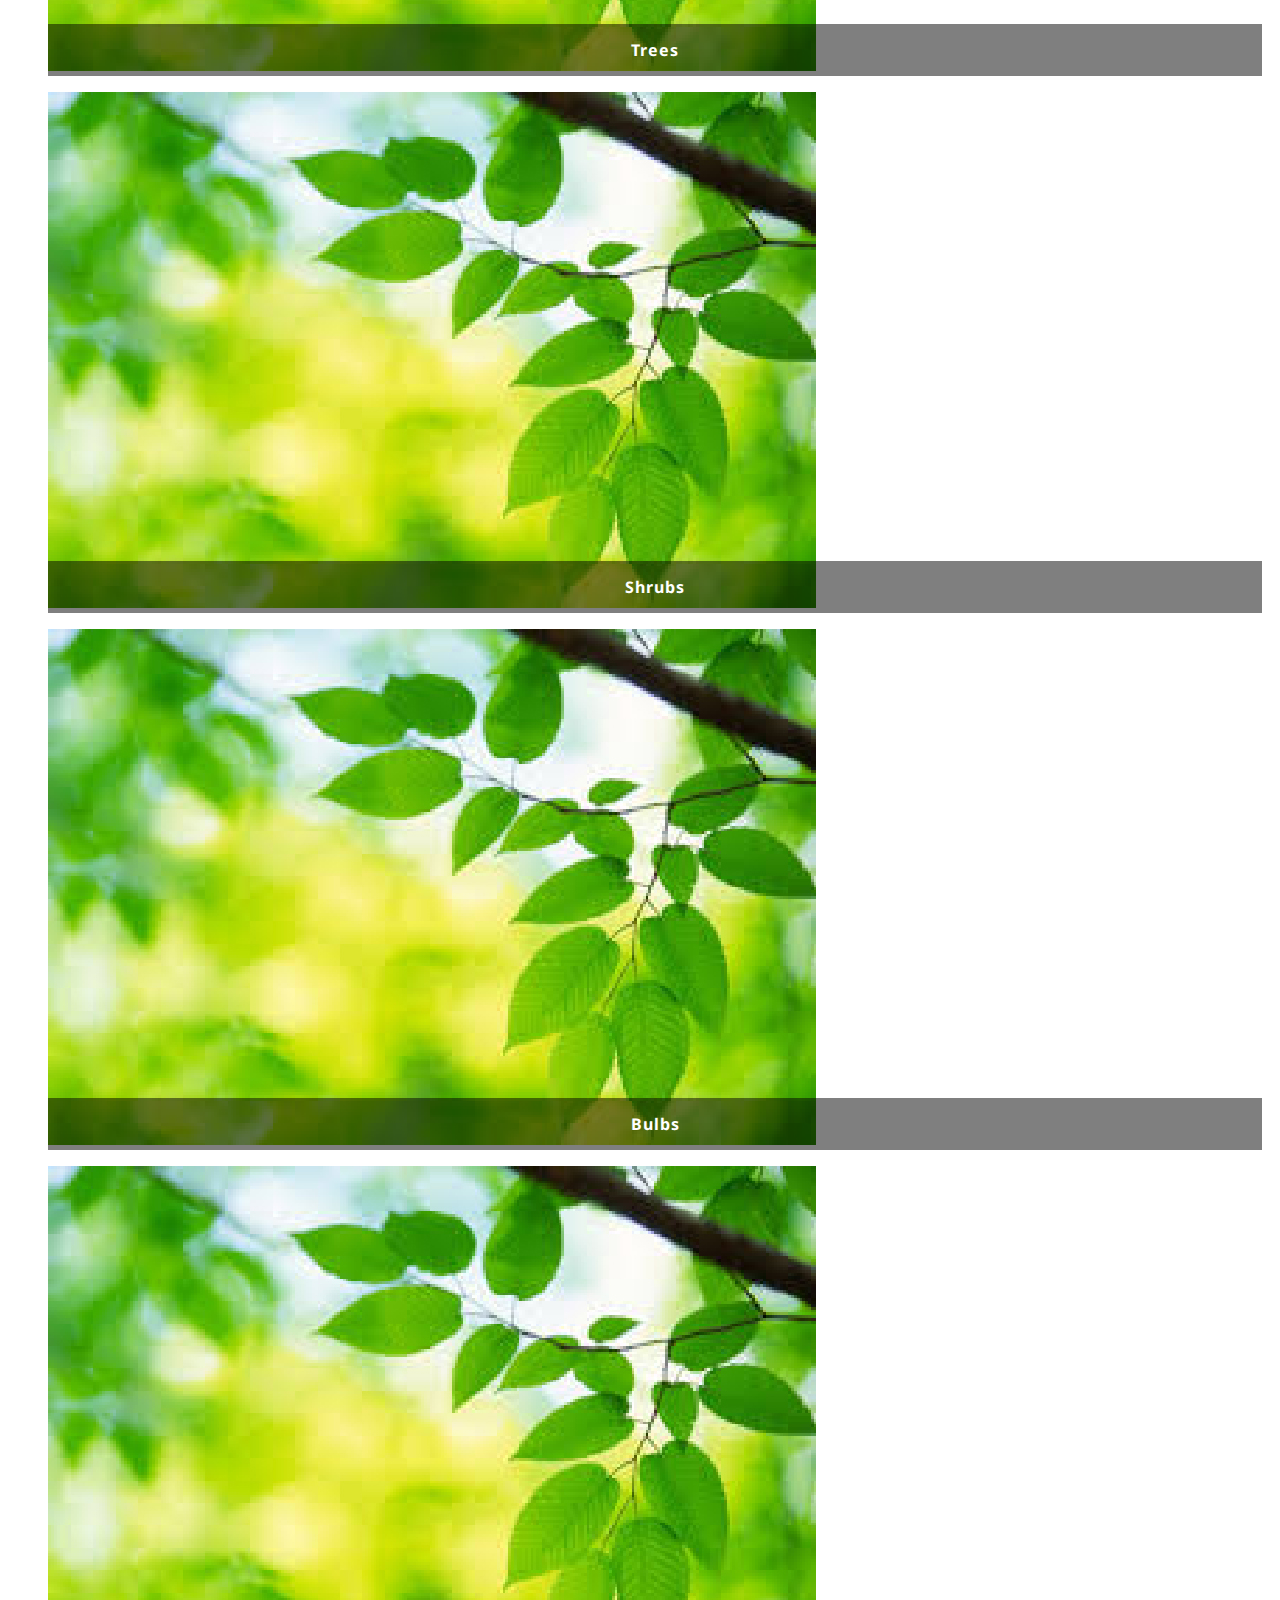
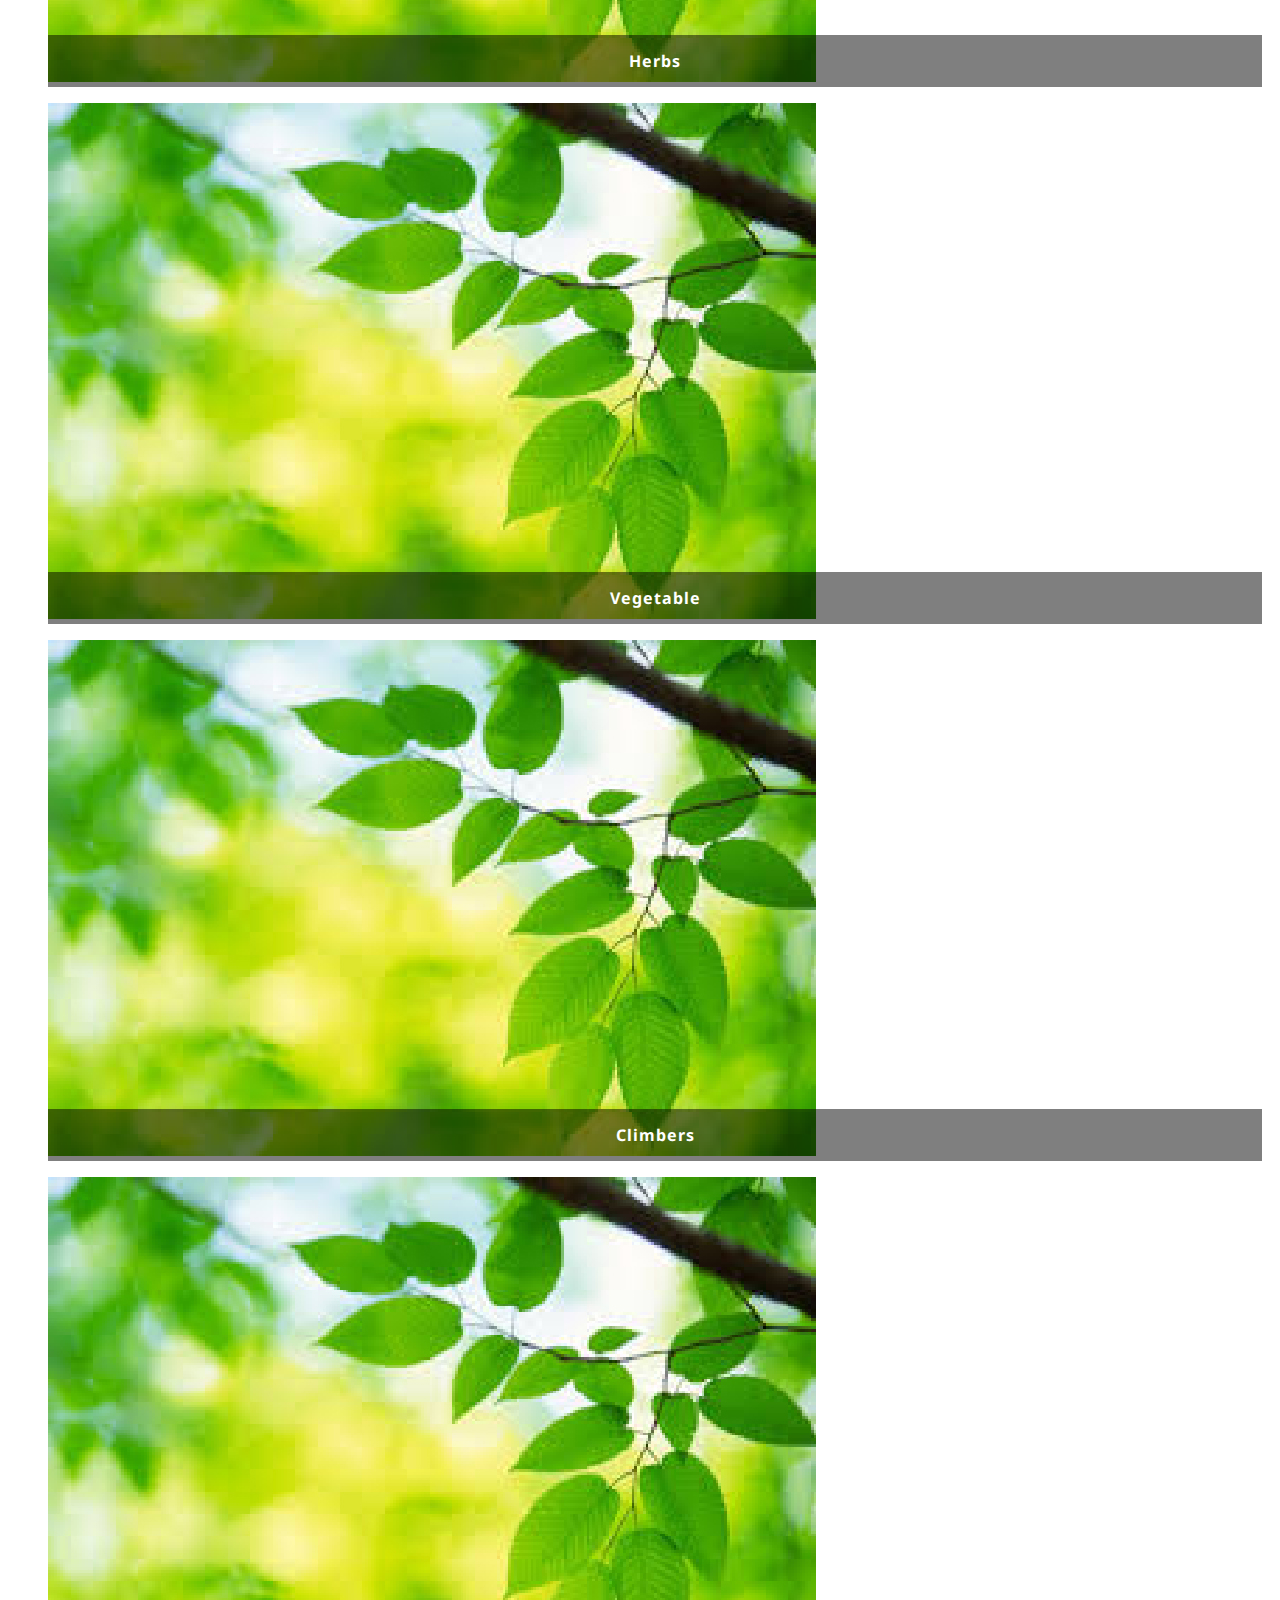
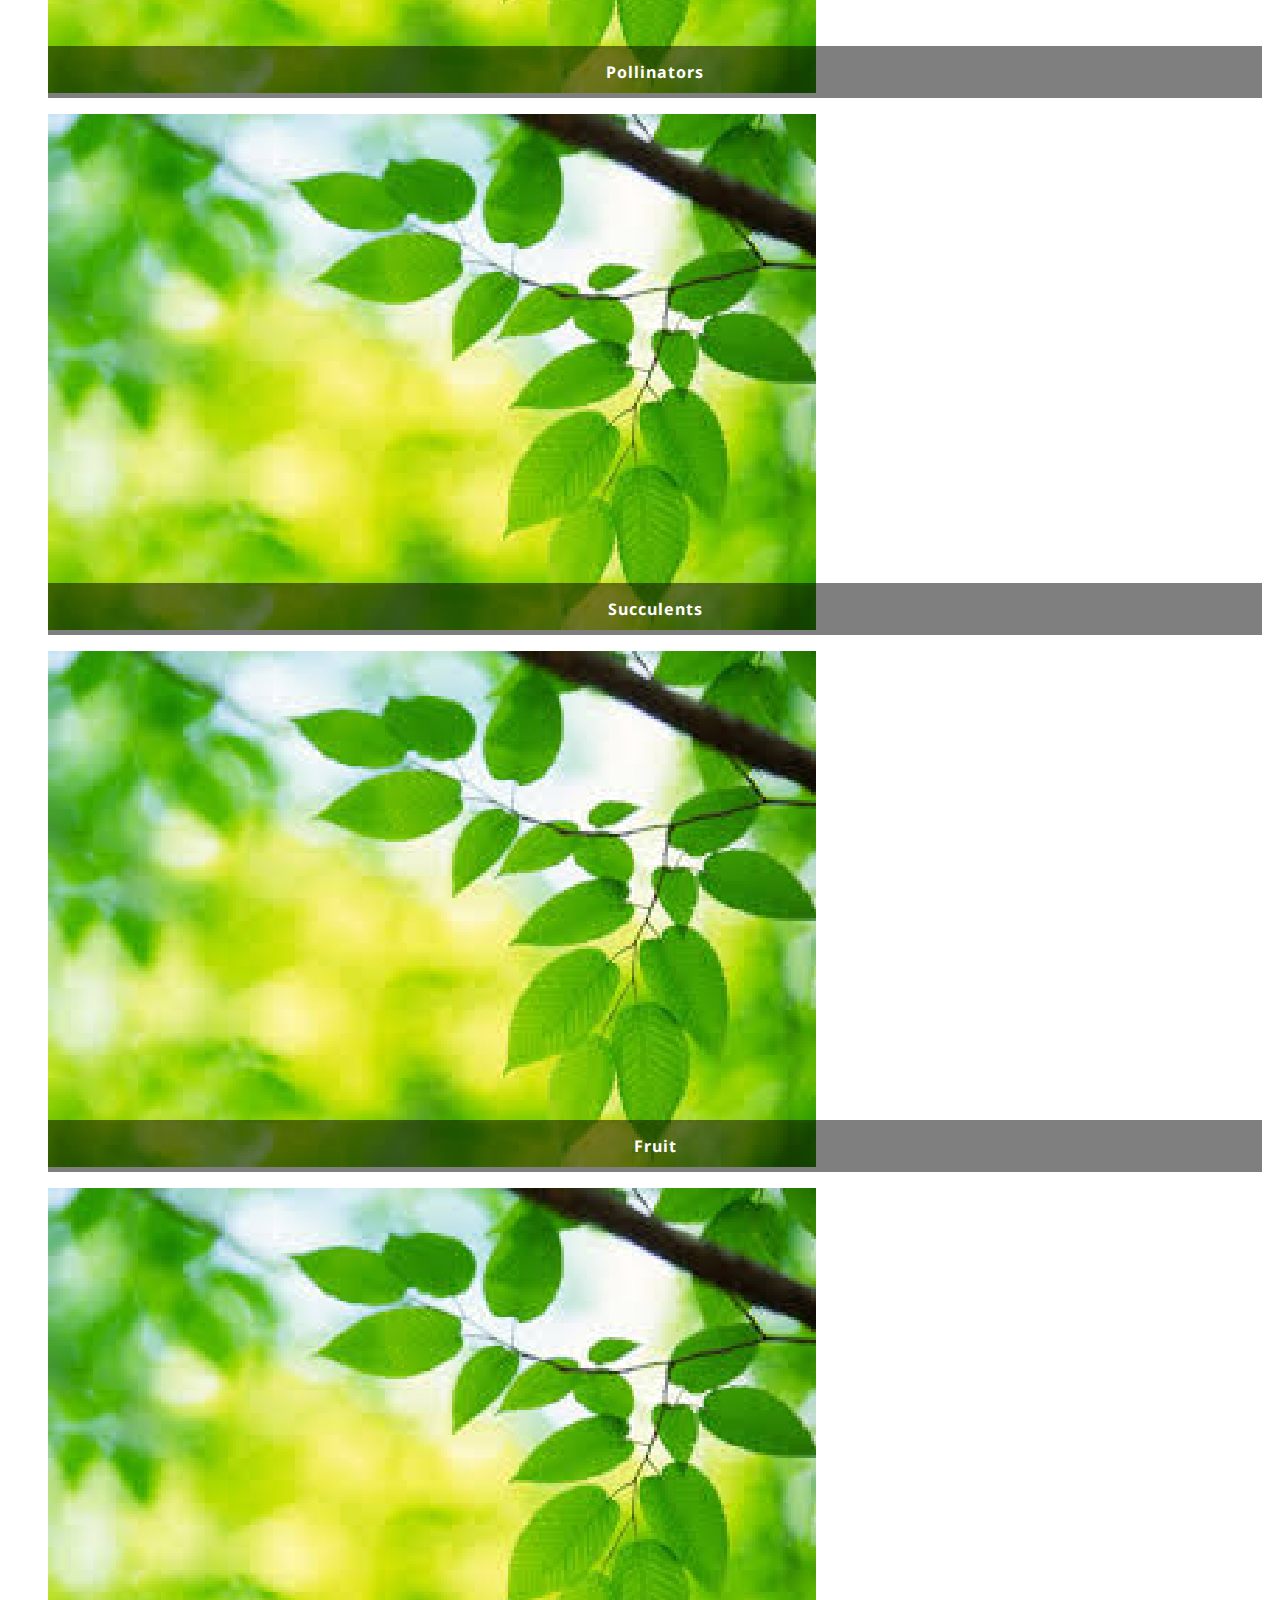
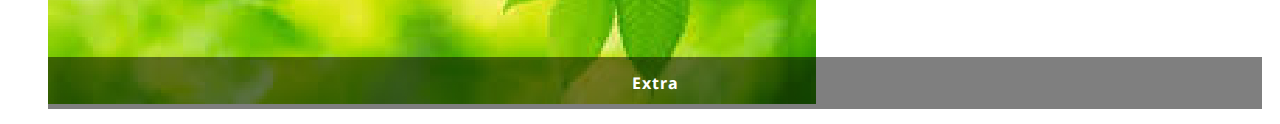
<file: features/library-plants.html>
<!DOCTYPE html>
<html lang="en-us">
<head>
   <title>Gardening: Types of Plants</title>
  <meta charset="UTF-8">
  <meta http-equiv="X-UA-Compatible" content="IE=mode">
  <!-- JQuery -->
  <script src="https://code.jquery.com/jquery-2.1.4.min.js"></script>
  <!-- External CSS -->
  <link rel="stylesheet" href="https://maxcdn.bootstrapcdn.com/bootstrap/3.3.5/css/bootstrap.min.css" integrity="sha512-dTfge/zgoMYpP7QbHy4gWMEGsbsdZeCXz7irItjcC3sPUFtf0kuFbDz/ixG7ArTxmDjLXDmezHubeNikyKGVyQ==" crossorigin="anonymous">
  <link rel="stylesheet" href="https://maxcdn.bootstrapcdn.com/font-awesome/4.4.0/css/font-awesome.min.css">
  <link rel="stylesheet" href="https://fonts.googleapis.com/css?family=Noto+Sans">
  <link rel="stylesheet" href="css/default.css">
  <!-- Bootstrap JS -->
  <script src="https://maxcdn.bootstrapcdn.com/bootstrap/3.3.5/js/bootstrap.min.js"></script>
</head>
<body class="library-plants">
  <div class="container">
    <div class="row">
      <div class="col-md-12">
        <h1>Types of Gardening Plants</h1>
      </div>
      <div class="col-md-4 col-sm-6">
        <a href="#">
          <figure>
            <img class="img-responsive" src="images/placeholder.jpg" alt="Annuals Example">
            <figcaption class="h4">Annuals</figcaption>
          </figure>
        </a>
      </div>
      <div class="col-md-4 col-sm-6">
        <a href="#">
          <figure>
            <img class="img-responsive" src="images/placeholder.jpg" alt="Perennials Example">
            <figcaption class="h4">Perennials</figcaption>
          </figure>
        </a>
      </div>
      <div class="col-md-4 col-sm-6">
        <a href="#">
          <figure>
            <img class="img-responsive" src="images/placeholder.jpg" alt="Trees Example">
            <figcaption class="h4">Trees</figcaption>
          </figure>
        </a>
      </div>
      <div class="col-md-4 col-sm-6">
        <a href="#">
          <figure>
            <img class="img-responsive" src="images/placeholder.jpg" alt="Shurbs Example">
            <figcaption class="h4">Shrubs</figcaption>
          </figure>
        </a>
      </div>
      <div class="col-md-4 col-sm-6">
        <a href="#">
          <figure>
            <img class="img-responsive" src="images/placeholder.jpg" alt="Bulbs Example">
            <figcaption class="h4">Bulbs</figcaption>
          </figure>
        </a>
      </div>
      <div class="col-md-4 col-sm-6">
        <a href="#">
          <figure>
            <img class="img-responsive" src="images/placeholder.jpg" alt="Herbs Example">
            <figcaption class="h4">Herbs</figcaption>
          </figure>
        </a>
      </div>
      <div class="col-md-4 col-sm-6">
        <a href="#">
          <figure>
            <img class="img-responsive" src="images/placeholder.jpg" alt="Vegetable Example">
            <figcaption class="h4">Vegetable</figcaption>
          </figure>
        </a>   
      </div>
      <div class="col-md-4 col-sm-6">
        <a href="#">
          <figure>
            <img class="img-responsive" src="images/placeholder.jpg" alt="Climbers Example">
            <figcaption class="h4">Climbers</figcaption>
          </figure>
        </a>
      </div>
      <div class="col-md-4 col-sm-6">
        <a href="#">  
          <figure>
            <img class="img-responsive" src="images/placeholder.jpg" alt="Pollinators Example">
            <figcaption class="h4">Pollinators</figcaption>
          </figure>
        </a>
      </div>
      <div class="col-md-4 col-sm-6">
        <a href="#">
          <figure>
            <img class="img-responsive" src="images/placeholder.jpg" alt="Succulents Example">
            <figcaption class="h4">Succulents</figcaption>
          </figure>
        </a>
      </div>
      <div class="col-md-4 col-sm-6">
        <a href="#">  
          <figure>
            <img class="img-responsive" src="images/placeholder.jpg" alt="Annuals Example">
            <figcaption class="h4">Fruit</figcaption>
          </figure>
        </a>
      </div>
      <div class="col-md-4 col-sm-6">
        <a href="#">
          <figure>
            <img class="img-responsive" src="images/placeholder.jpg" alt="An Extra Example">
            <figcaption class="h4">Extra</figcaption>
          </figure>
        </a>
      </div>
    </div>
  </div>
</body>
</html>
</file>
<file: css/default.css>
body {
  font-family: 'Noto Sans', sans-serif;
}

@media (max-width: 295px) {
  body {
    overflow-x: hidden;
  }
}

h1, .h1,
h2, .h2,
h3, .h3,
h4, .h4,
h5, .h4,
h6, .h6 {
  font-family: 'Noto Sans', sans-serif;
  font-weight: bold;
}

h1 {
  font-size: 30px;
}

h2 {
  font-size: 26px;
}

a {
  color: #37b270;
  text-decoration: none;
}

a:hover,
a:focus {
  color: #248c54;
  text-decoration: none;
}

.strong {
  font-weight: bold;
}

.jumbotron.banner {
  padding: 0;
  height: 800px;
  height: 100vh;
  margin-bottom: 0;
  background: url('../images/banner.jpg') no-repeat top center;
  background-size: cover; 
}

.jumbotron.library {
  background: #b5f1d1;
}

.jumbotron.library .h2 {
  font-weight: bold;
  font-size: 30px;
}

.jumbotron.library p {
  font-size: 20px;
}

.jumbotron.library .btn {
  padding-left: 20px;
  padding-right: 20px;
  font-size: 18px;
  color: #fff;
  background-color: #37b270;
  border-color: #ccc;
}

@media (max-width: 308px) {
  .jumbotron.library .btn  {
    font-size: 14px;
  }
}

.jumbotron.library .btn:hover {
  background-color: #19a259;
}

.jumbotron.plant-type {
  margin-top: 50px;
  margin-bottom: 0;
  padding-bottom: 0;
  background-color: #b5f1d1;
}

.header-wrap {
  position: absolute;
  top: 0;
  z-index: 10;
  width: 100%;
  background: rgba(0,0,0, .25);
}

.logo {
  margin: 11px 0;
}

.navbar-default {
  background-color: transparent;
  border:none;
}

.navbar {
  margin-bottom: 0;
}

.navbar-nav {
  padding: 17px 0;
}

.navbar-brand {
  height: auto; 
  padding: 0 0 0 15px;  
}

.navbar-nav > li > a {
  padding-top: 4px;
  padding-bottom: 4px;
}

.nav > li {
  margin: 0 5px;
}

.navbar-toggle {
  background: #fff;
  padding: 9px 7px 7px;
}

.navbar-toggle .icon-bar {
  width: 15px;
}

.navbar-default .navbar-toggle:focus, 
.navbar-default .navbar-toggle:hover {
  background: #81deac;
}

.navbar-toggle span.mobile-nav {
  display: block;
  float: left;
}

.navbar-toggle span.nav-label {
  display: block;
  float: left;
  margin: -1px 0 0;
  padding-left: 5px;
  font-size: 12px;
  text-transform: uppercase;
}

.navbar-toggle:hover span.nav-label, 
.navbar-toggle:focus span.nav-label {
  color: #fff;
}

.navbar-default .navbar-toggle .icon-bar {
  background-color: #333;
}

.navbar-default .navbar-toggle:hover .icon-bar,
.navbar-default .navbar-toggle:focus .icon-bar {
  background-color: #fff;
}

.navbar-default .navbar-nav > li > a{
  font-weight: bold;
  text-shadow: 0 0 5px #231f20;
  font-size: 17px;
  color: #81deac;
  border-radius: 4px;
  padding: 5px 10px;
}

.navbar-default .navbar-nav > li > a:focus, 
.navbar-default .navbar-nav > li > a:hover {
  color: #fff;
  background-color: #81deac;
  border-color: #4cae4c;
}

.navbar-collapse {
  padding-right: 0;
  padding-left: 0; 
}
@media (min-width: 991px) {
  .navbar-collapse {
    padding-right: 0;
    padding-left: 0;
  }
}

.nav > li > a.btn {
  border: none;
}

.nav > li > a.btn-success {
  color:#fff;
  background: #37b270;
  text-shadow:none;
}

@media (min-width: 768px) {
  .navbar-right {
    margin-right: 0; 
  }
}

@media (max-width: 767px) {
  .navbar-toggle:hover p.nav-label,
  .navbar-toggle:focus p.nav-label {
    color: #fff;
  }

  .navbar-nav {
    margin: 0;
    padding: 10px 0;
  }

  .navbar-collapse {
    background: #fff;
  }

  .navbar-default .navbar-nav > li > a {
    color: #333;
    text-shadow: none;
  }

  .navbar-default .navbar-nav > li > a:hover {
    background: #248c54;
  }

  .nav > li > a.btn-success {
    color: #333; 
    background: transparent; 
    text-align: left;
    width: 100%;
  }
}

.nav > li > a.btn-success .fa {
  padding-left: 10px;
}

.nav > li > a.btn-success:hover {
  background: #248c54;
}

.banner-wrap .h1 {
  margin-top: 22%;
  margin-bottom: 35px;
  color: #fff;
  font-weight: bold;
  text-shadow: 0 0 5px #000;
}

@media (max-width: 767px) {
  .banner-wrap .h1 {
    font-size: 45px;
  }
}

.banner-wrap .btn {
  display: block;
  max-width: 224px;
  width: 100%;
  margin: 0 auto;
  background: #81deac;
  color: #fff;
  border: none;
  box-shadow: 0 0 5px #333;
  font-weight: bold;
  font-size: 22px;
  letter-spacing: 1px;
  text-shadow: 0 0 5px #333;
  padding: 9px 23px;
}

.banner-wrap .btn:hover {
  background: #37b270;
}

.store-wrap h1 {
  margin-top: 0;
}

.store-wrap img {
  margin: 20px auto 10px;
  max-width: 325px;
  width: 100%;
}

.store-wrap .options-form .form-group input {
  display: block;
  max-width: 125px;
  margin: 0 auto;
}

.store-wrap .options-form .form-group label {
  display: block;
  text-align: center;
}

.store-wrap .btn-sm.cart-add {
  color: #333;
}

.store-wrap .btn-sm.cart-add {
  display: block;
  margin: 10px auto 0;
  padding: 0;
  max-width: 96px;
  background: #37b270;
  color: #fff;  
  box-shadow: 0 0 1px #CCC;
}

.store-wrap .btn-sm.cart-add:hover {
  color:#fff;
  background: #248c54;
  transition: 1s;
}

.store-wrap .btn-sm.cart-add i {
  background: #248c54;
  color: #fff;
  display: block;
  float: left;
  padding: 3px 6px 3px 4px;
  border-top-left-radius: 3px;
  border-bottom-left-radius: 3px; 
  transition: 1s;
}

.store-wrap .btn-sm.cart-add:hover i {
  background :#37b270;
  color: #fff;
  transition: 1s;
}

@media (max-width: 970px) {
  .store-wrap h2 {
   text-align: center;
  }
}

.store-wrap #contact-us {
  margin-top: 70px;
  margin-bottom: 28px;
}

.store-wrap .buttons-container {
  margin-top: 35px;
}

.store-link {
  font-size: 12px;  
}

.store-link .fa {
  padding-left: 5px;
}

.btn.store-link {
  color: #fff;
  background:#37b270; 
}

.btn.store-link:hover {
  background: #19a259;
}

/* Plant Type Library Page */
.library-wrap .col-md-8 p.h2 {
  margin-top: 0;
}

@media (max-width: @screen-sm-min) {
.library-wrap .col-md-8.col-sm-12 p.h2 {
  margin-top: 20px!important;
  }
}
.plant-type img {
  border-radius: 50%;
}

.plant-type figure {
  padding: 0 30px;
}

.plant-type .col-sm-4 img {
  margin: 0 auto;
  max-width: 340px;
  width: 100%;
}

.plant-type .col-sm-4 figcaption {
  padding-bottom: 30px;
}

.plant-type .col-sm-6 figcaption p.h4 {
  margin-top: 0px;
  padding-top: 10px;
}

.plant-type figcaption p {
  color: #000;
  font-size: 15px;
}

.plant-type figcaption p.h4 {
  width: 100%;
  margin-bottom: 0;
  padding: 15px;
  color: #248c54;
  font-size: 18px;
  font-weight: bold;
  letter-spacing: 1px;
}

.plant-type a:hover figcaption p.h4 {
  color: #37b270;
}

.plant-type figcaption p.library-link {
  width: 125px;
  padding-top: 5px;
  padding-bottom: 5px;
  margin: 0 auto;
  color: #248c54;
  font-weight: bold;
}

.plant-type a:hover figcaption p.library-link {
  color: #fff;
  background: #37b270;
  border-radius: 4px;
}

.plant-type .carousel-control {
  width: 7%;
}

.plant-type .carousel-control.left,
.plant-type .carousel-control.right {
  background-image: none;
}

@media screen and (min-width: 768px) {
  .carousel-control .glyphicon-chevron-left, 
  .carousel-control .glyphicon-chevron-right {
    margin-top: -50px;
  }
}
/* Garden Gallery */
.gallery-wrap [class*=' col-'] {
  margin: 0;
  padding: 0;
}

.gallery-wrap a img:hover {
  cursor: pointer;
  cursor: hand;
}

.gallery-wrap p.h1 {
  position: relative;
  top: 258px;
  z-index: 10;
  padding: 10px;
  display: block;
  max-width: 486px;
  margin: 0 auto;
  text-align: center;
  color: #fff;
  background: rgba(0,0,0,.5);
}

/* Store Form Section */
.options-form p {
  margin: 0;
  text-align: center;
}

.options-form .form-group.quantity {
  max-width: 125px;
  margin: 0 auto;
}

.options-form .item-name {
  font-weight: bold;
}

/* Checkout form */
.checkout-form .credit-info {
  margin-top: 15px;
}

.checkout-form button.btn-success {
  width: 100%;
  margin-bottom: 10px;
}

/* Order Summary in Checkout Form */
.checkout-form .order-container {
  border: 1px solid #ccc;
  border-radius: 4px;
}

.checkout-form select {
  border-radius: 4px;
  box-shadow: inset 0 1px 1px rgba(0,0,0,.075);
  border: 1px solid #ccc;
  padding: 6px 0 5px;
}

@media (min-width: 970px){
  .checkout-form .col-md-2 {
    padding: 0;
  }
}

.checkout-form .summary-header {
  margin-top: 10px;
  font-weight: bold;
}

.checkout-form ul {
  margin: 0 18px 10px;
  padding: 10px 14px;
  list-style-type: none;
  border: 1px solid #ccc;
  border-radius: 4px;
}

.checkout-form li {
  text-align: center;
}

.checkout-form .order-container button {
  display: block;
  max-width: 71px;
  margin: 0 auto 10px;
}

.footer-wrap .row {
  margin-top: 50px;
  margin-bottom: 30px;
}

.btn-success {
  background: #37b270;
}

.btn-success:hover {
  background: #248c54;
}
</file>
<file: style-guide/css/default.css>
body {
  font-family: 'Noto Sans', sans-serif;
}
h1, 
h2,
h3, .h3,
h4, .h4,
h5, .h4,
h6, .h6 {
  font-weight:bold;
}

h1 {
  font-size: 30px;
}

h2 {
  font-size: 26px;
}

.font-showcase {
  font-size: 60px;
}
.font-showcase span {
  font-weight: bold;
}

.col-md-2 {
  padding: 0;
}
.color-block {
  margin-top: 35px;
  padding-left: 15px;
}
.color-container {
  height: 75px;
  width: 100%;
}

.color1 {
  background: #248c54;
}

.color2 {
  background: #19a259; 
}

.color3 {
  background: #37b270;  
}

.color4 {
  background: #81deac;  
}

.color5 {
  background: #b5f1d1;  
}

a {
  color: #37b270;
  text-decoration: none;
}

a:hover {
  color: #248c54;
  text-decoration: none;
}

.strong {
  font-weight: bold;
}
</file>
<file: features/css/default.css>
body {
  font-family: 'Noto Sans', sans-serif;
}
h1, 
h2,
h3, .h3,
h4, .h4,
h5, .h4,
h6, .h6 {
  font-weight:bold;
}

h1 {
  font-size: 30px;
}

h2 {
  font-size: 26px;
}

.font-showcase {
  font-size: 60px;
}
.font-showcase span {
  font-weight: bold;
}

.col-md-2 {
  padding: 0;
}
.color-block {
  margin-top: 35px;
  padding-left: 15px;
}
.color-container {
  height: 75px;
  width: 100%;
}

.color1 {
  background: #248c54;
}

.color2 {
  background: #19a259; 
}

.color3 {
  background: #37b270;  
}

.color4 {
  background: #81deac;  
}

.color5 {
  background: #b5f1d1;  
}

a {
  color: #37b270;
  text-decoration: none;
}

a:hover {
  color: #248c54;
  text-decoration: none;
}

.strong {
  font-weight: bold;
}

/* Gardening Library styles */
.library-gardening .read-more {
  display: block;
} 

.library-gardening .media-left a {
  display: block;
  height: 64px;
  width: 64px;
}

.library-gardening img.media-object {
  width: 64px;
  height: 64px;
}
/* Plant Library styles */
.library-plants figure {
  position: relative;
  margin-bottom: 15px;
}

.library-plants figcaption.h4 {
  position: absolute;
  bottom: 0;
  width: 100%;
  margin-bottom: 0;
  padding: 15px;
  color: #fff;
  font-weight: bold;
  text-align: center;
  letter-spacing: 1px;
  background: rgba(0,0,0, .5);
}

.library-plants a:hover figcaption {
  background: rgba(0,0,0, .6);
}

/* Plant Gallery */
.plant-gallery [class*=' col-'] {
  margin: 0;
  padding: 0;
}
</file>
